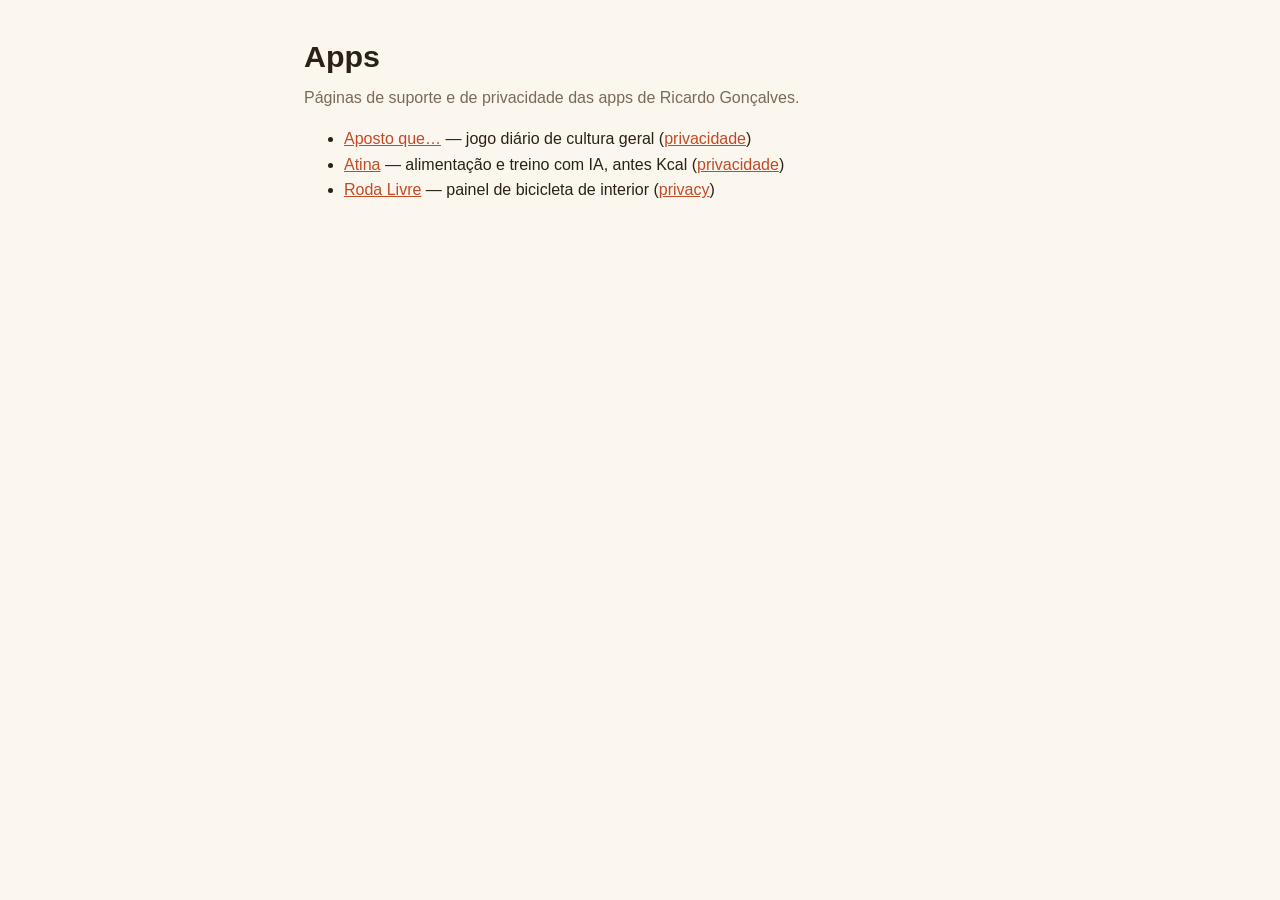
<file: index.html>
<!doctype html>
<html lang="pt-PT">
<head>
<meta charset="utf-8">
<meta name="viewport" content="width=device-width, initial-scale=1">
<title>Apps de Ricardo Gonçalves</title>
<link rel="stylesheet" href="style.css">
</head>
<body>
<main>
  <h1>Apps</h1>
  <p class="muted">Páginas de suporte e de privacidade das apps de Ricardo Gon&ccedil;alves.</p>
  <ul>
    <li><a href="apostoque/">Aposto que…</a> — jogo diário de cultura geral (<a href="apostoque/privacy.html">privacidade</a>)</li>
    <li><a href="atina/">Atina</a> — alimentação e treino com IA, antes Kcal (<a href="atina/privacy.html">privacidade</a>)</li>
    <li><a href="https://etrag.github.io/rodalivre/">Roda Livre</a> — painel de bicicleta de interior (<a href="https://etrag.github.io/rodalivre/privacy.html">privacy</a>)</li>
  </ul>
</main>
</body>
</html>
</file>
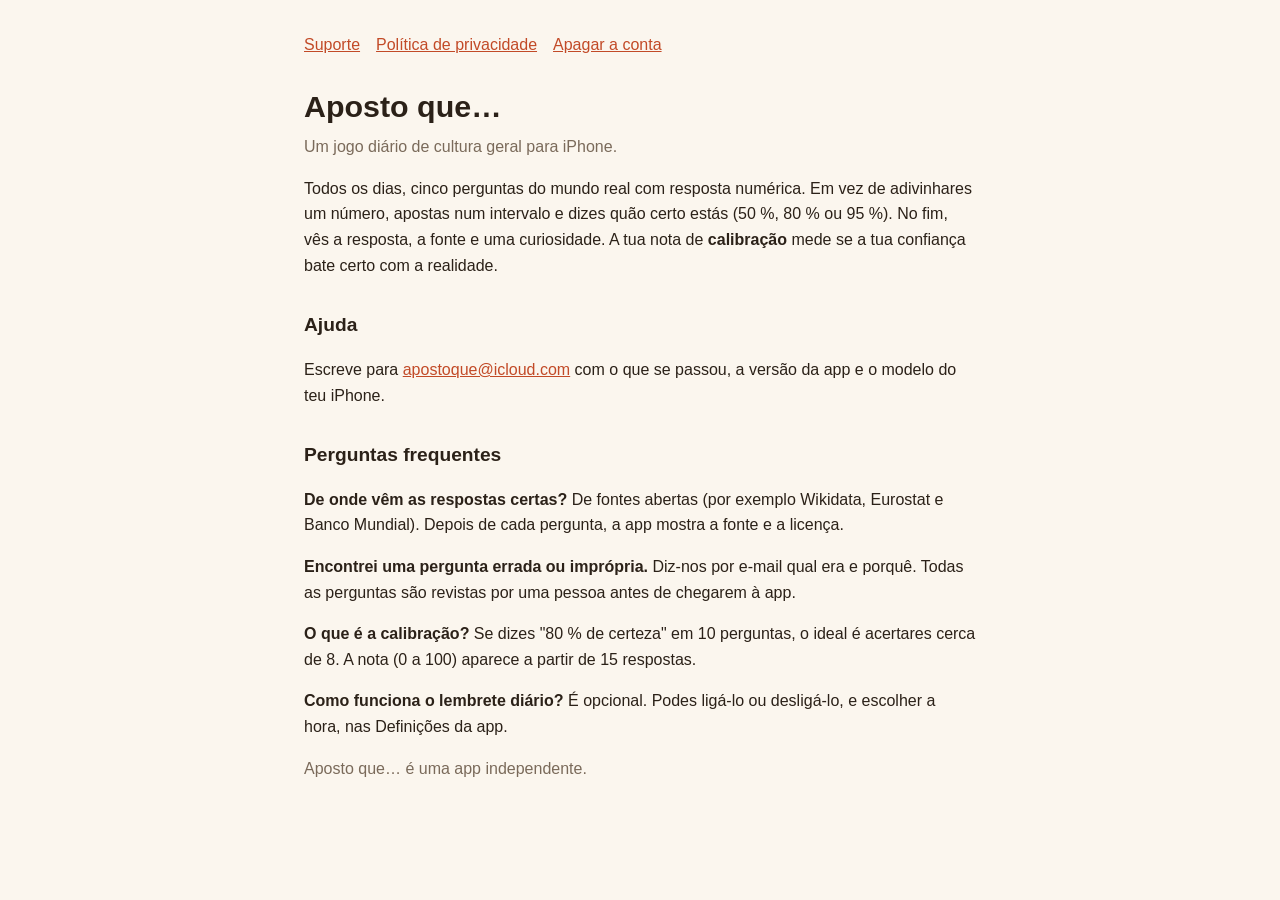
<file: apostoque/index.html>
<!doctype html>
<html lang="pt-PT">
<head>
<meta charset="utf-8">
<meta name="viewport" content="width=device-width, initial-scale=1">
<title>Aposto que… - Suporte</title>
<link rel="stylesheet" href="../style.css">
</head>
<body>
<main>
  <nav><a href="index.html">Suporte</a><a href="privacy.html">Política de privacidade</a><a href="delete-account.html">Apagar a conta</a></nav>
  <h1>Aposto que…</h1>
  <p class="muted">Um jogo diário de cultura geral para iPhone.</p>

  <p>Todos os dias, cinco perguntas do mundo real com resposta numérica. Em vez de adivinhares um número, apostas num
  intervalo e dizes quão certo estás (50 %, 80 % ou 95 %). No fim, vês a resposta, a fonte e uma curiosidade. A tua nota de
  <strong>calibração</strong> mede se a tua confiança bate certo com a realidade.</p>

  <h2>Ajuda</h2>
  <p>Escreve para <a href="mailto:apostoque@icloud.com">apostoque@icloud.com</a> com o que se passou, a versão da app e o modelo do teu iPhone.</p>

  <h2>Perguntas frequentes</h2>
  <p><strong>De onde vêm as respostas certas?</strong> De fontes abertas (por exemplo Wikidata, Eurostat e Banco Mundial). Depois de cada pergunta, a app mostra a fonte e a licença.</p>
  <p><strong>Encontrei uma pergunta errada ou imprópria.</strong> Diz-nos por e-mail qual era e porquê. Todas as perguntas são revistas por uma pessoa antes de chegarem à app.</p>
  <p><strong>O que é a calibração?</strong> Se dizes "80 % de certeza" em 10 perguntas, o ideal é acertares cerca de 8. A nota (0 a 100) aparece a partir de 15 respostas.</p>
  <p><strong>Como funciona o lembrete diário?</strong> É opcional. Podes ligá-lo ou desligá-lo, e escolher a hora, nas Definições da app.</p>

  <p class="muted">Aposto que… é uma app independente.</p>
</main>
</body>
</html>
</file>
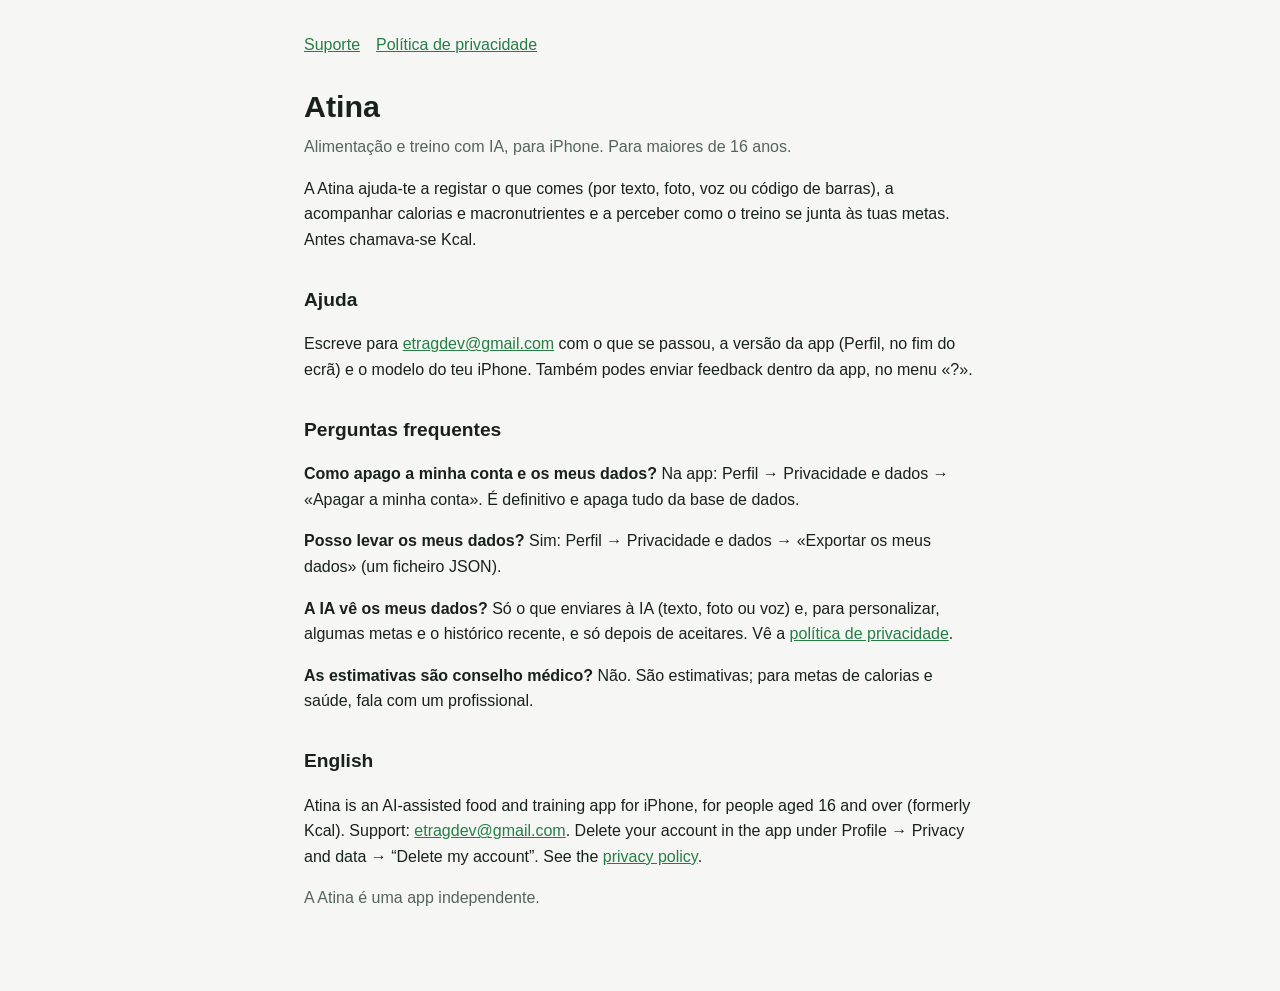
<file: atina/index.html>
<!doctype html>
<html lang="pt-PT">
<head>
<meta charset="utf-8">
<meta name="viewport" content="width=device-width, initial-scale=1">
<title>Atina - Suporte</title>
<link rel="stylesheet" href="style.css">
</head>
<body>
<main>
  <nav><a href="index.html">Suporte</a><a href="privacy.html">Política de privacidade</a></nav>
  <h1>Atina</h1>
  <p class="muted">Alimentação e treino com IA, para iPhone. Para maiores de 16 anos.</p>

  <p>A Atina ajuda-te a registar o que comes (por texto, foto, voz ou código de barras), a acompanhar calorias e
  macronutrientes e a perceber como o treino se junta às tuas metas. Antes chamava-se Kcal.</p>

  <h2>Ajuda</h2>
  <p>Escreve para <a href="mailto:etragdev@gmail.com">etragdev@gmail.com</a> com o que se passou, a versão da app (Perfil, no fim do ecrã) e o modelo do teu iPhone.
  Também podes enviar feedback dentro da app, no menu «?».</p>

  <h2>Perguntas frequentes</h2>
  <p><strong>Como apago a minha conta e os meus dados?</strong> Na app: Perfil → Privacidade e dados → «Apagar a minha conta». É definitivo e apaga tudo da base de dados.</p>
  <p><strong>Posso levar os meus dados?</strong> Sim: Perfil → Privacidade e dados → «Exportar os meus dados» (um ficheiro JSON).</p>
  <p><strong>A IA vê os meus dados?</strong> Só o que enviares à IA (texto, foto ou voz) e, para personalizar, algumas metas e o histórico recente, e só depois de aceitares. Vê a <a href="privacy.html">política de privacidade</a>.</p>
  <p><strong>As estimativas são conselho médico?</strong> Não. São estimativas; para metas de calorias e saúde, fala com um profissional.</p>

  <h2>English</h2>
  <p>Atina is an AI-assisted food and training app for iPhone, for people aged 16 and over (formerly Kcal). Support: <a href="mailto:etragdev@gmail.com">etragdev@gmail.com</a>.
  Delete your account in the app under Profile → Privacy and data → “Delete my account”. See the <a href="privacy.html#english">privacy policy</a>.</p>

  <p class="muted">A Atina é uma app independente.</p>
</main>
</body>
</html>
</file>
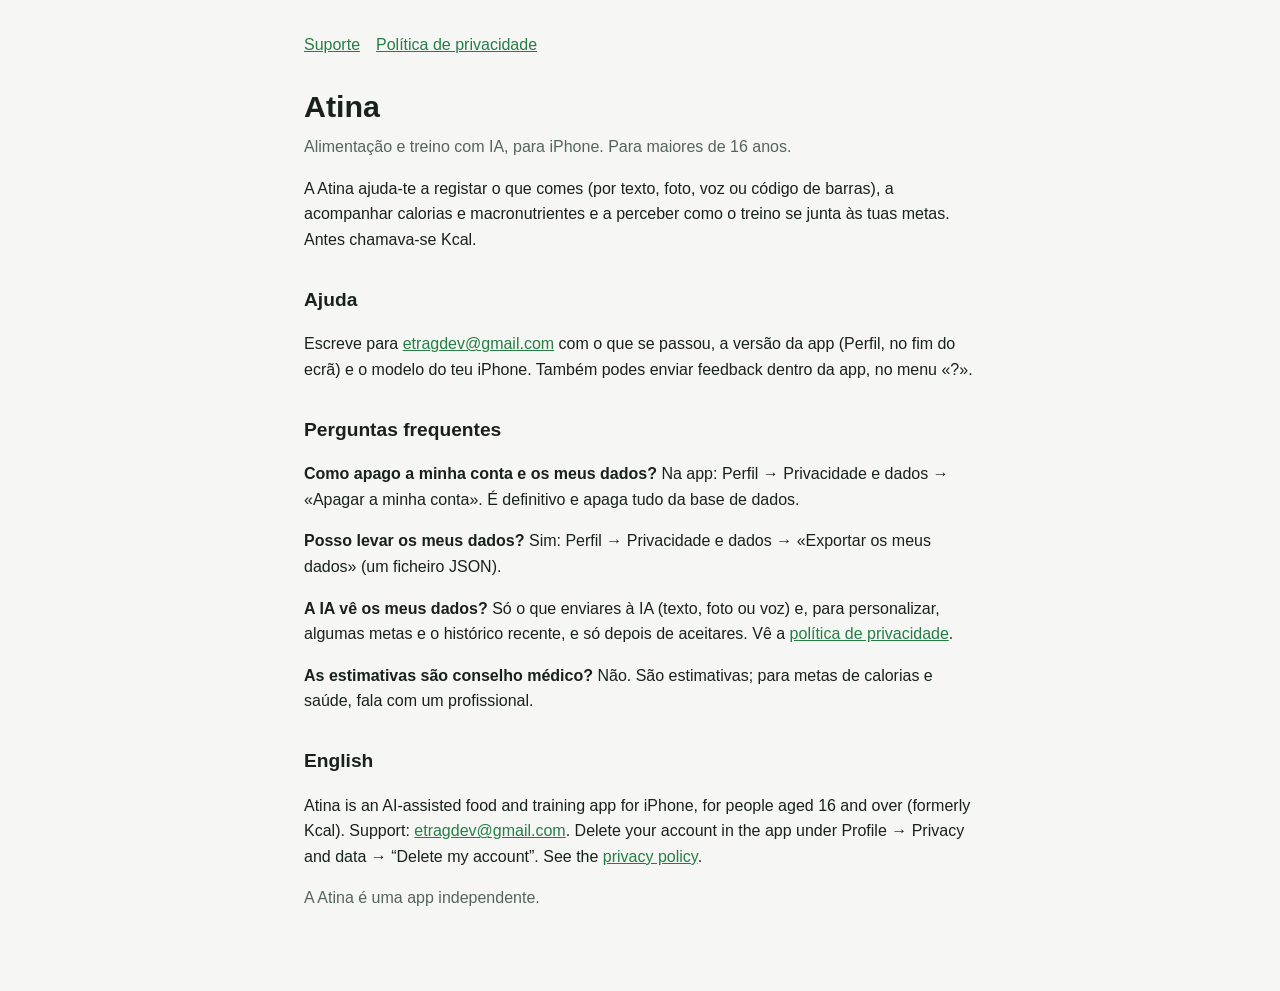
<file: kcal/index.html>
<!doctype html>
<html lang="pt-PT">
<head>
<meta charset="utf-8">
<meta name="viewport" content="width=device-width, initial-scale=1">
<title>A Kcal passou a chamar-se Atina</title>
<link rel="canonical" href="https://etrag.github.io/store/atina/index.html">
<meta http-equiv="refresh" content="0; url=../atina/index.html">
<script>location.replace("../atina/index.html" + location.hash)</script>
<link rel="stylesheet" href="style.css">
</head>
<body>
<main>
  <p>A Kcal passou a chamar-se <strong>Atina</strong>. <a href="../atina/index.html">Continuar para a página da Atina</a>.</p>
  <p lang="en">Kcal is now called <strong>Atina</strong>. <a href="../atina/index.html">Continue to the Atina page</a>.</p>
</main>
</body>
</html>
</file>
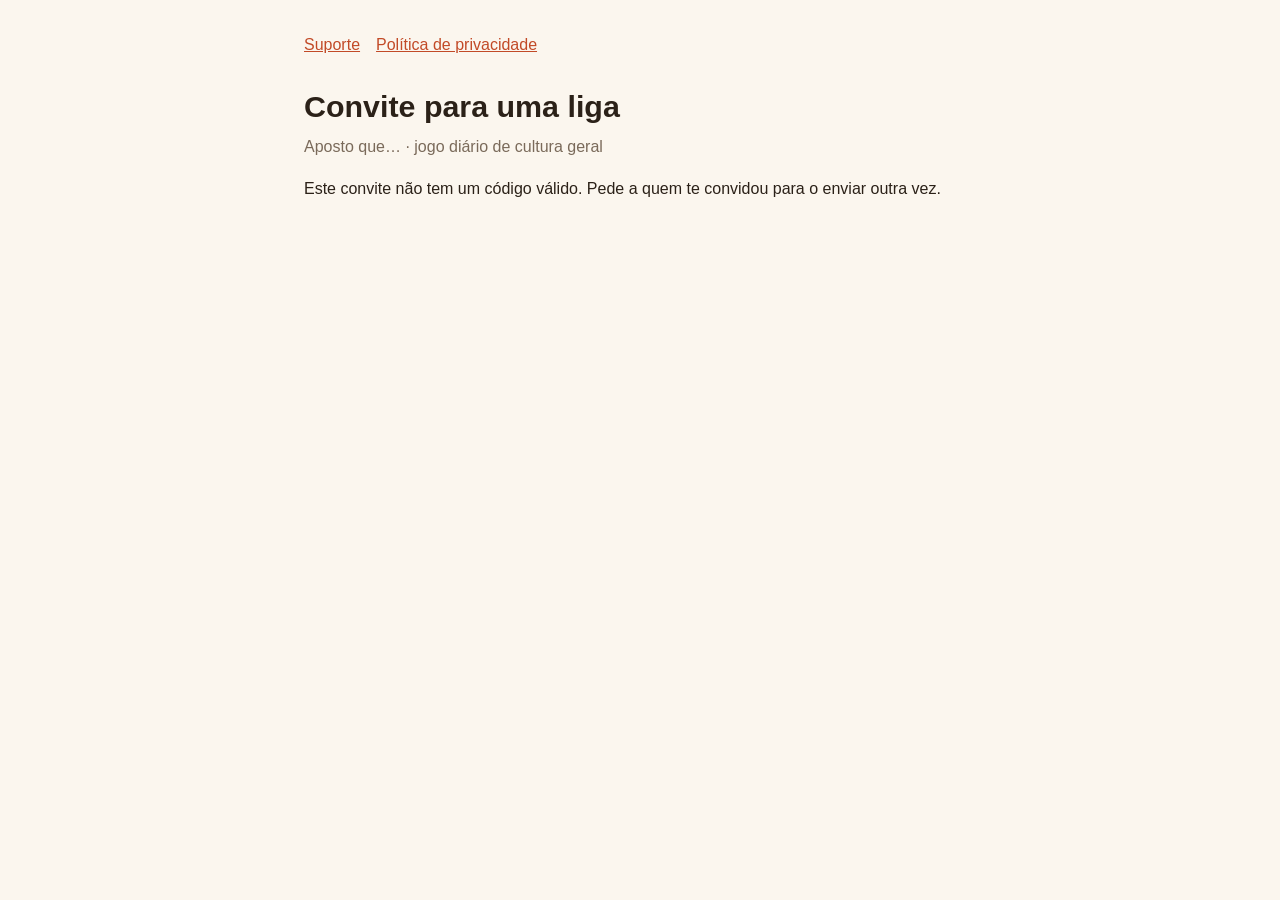
<file: apostoque/join/index.html>
<!doctype html>
<html lang="pt-PT">
<head>
<meta charset="utf-8">
<meta name="viewport" content="width=device-width, initial-scale=1">
<title>Convite para uma liga - Aposto que…</title>
<link rel="stylesheet" href="../../style.css">
<style>
  .code { font: 700 2.4rem/1.2 ui-monospace, Menlo, monospace; letter-spacing: .15em; margin: 1rem 0; }
  .btn { display: inline-block; padding: .8rem 1.4rem; border-radius: 14px; background: var(--accent); color: #fff; text-decoration: none; font-weight: 700; border: 0; font-size: 1rem; cursor: pointer; }
  .btn.alt { background: transparent; color: var(--accent); border: 1.5px solid var(--accent); margin-left: .5rem; }
</style>
</head>
<body>
<main>
  <nav><a href="../">Suporte</a><a href="../privacy.html">Política de privacidade</a></nav>
  <h1>Convite para uma liga</h1>
  <p class="muted">Aposto que… · jogo diário de cultura geral</p>

  <div id="ok" hidden>
    <p>Alguém convidou-te para uma liga. O teu código é:</p>
    <div class="code" id="code"></div>
    <p><a class="btn" id="open" href="#">Abrir na app</a><button class="btn alt" id="copy" type="button">Copiar código</button></p>
    <p class="muted" id="copied" hidden>Código copiado.</p>
    <h2>Se o botão não abrir a app</h2>
    <p>Abre o <strong>Aposto que…</strong>, vai a <strong>Ligas</strong>, escreve o código em <strong>Entrar com um código</strong> e toca em <strong>Entrar</strong>. Precisas de confirmar que tens 13 anos ou mais.</p>
    <p class="muted">Ainda não tens a app? Está em teste fechado; pede o acesso a quem te convidou.</p>
  </div>

  <div id="bad" hidden>
    <p>Este convite não tem um código válido. Pede a quem te convidou para o enviar outra vez.</p>
  </div>
</main>
<script>
  // O código vem em ?c=K7QF29XX: 8 letras e números sem ambiguidades (sem 0, 1, I, L, O). Nada sai desta página.
  var raw = (new URLSearchParams(location.search).get('c') || '').toUpperCase().replace(/[^A-Z0-9]/g, '');
  var valid = /^[ABCDEFGHJKMNPQRSTUVWXYZ2-9]{8}$/.test(raw);
  document.getElementById(valid ? 'ok' : 'bad').hidden = false;
  if (valid) {
    var pretty = raw.slice(0, 4) + '-' + raw.slice(4);
    document.getElementById('code').textContent = pretty;
    document.getElementById('open').href = 'apostoque://join/' + raw;
    document.getElementById('copy').addEventListener('click', function () {
      var done = function () { document.getElementById('copied').hidden = false; };
      if (navigator.clipboard) navigator.clipboard.writeText(pretty).then(done, done); else done();
    });
  }
</script>
</body>
</html>
</file>
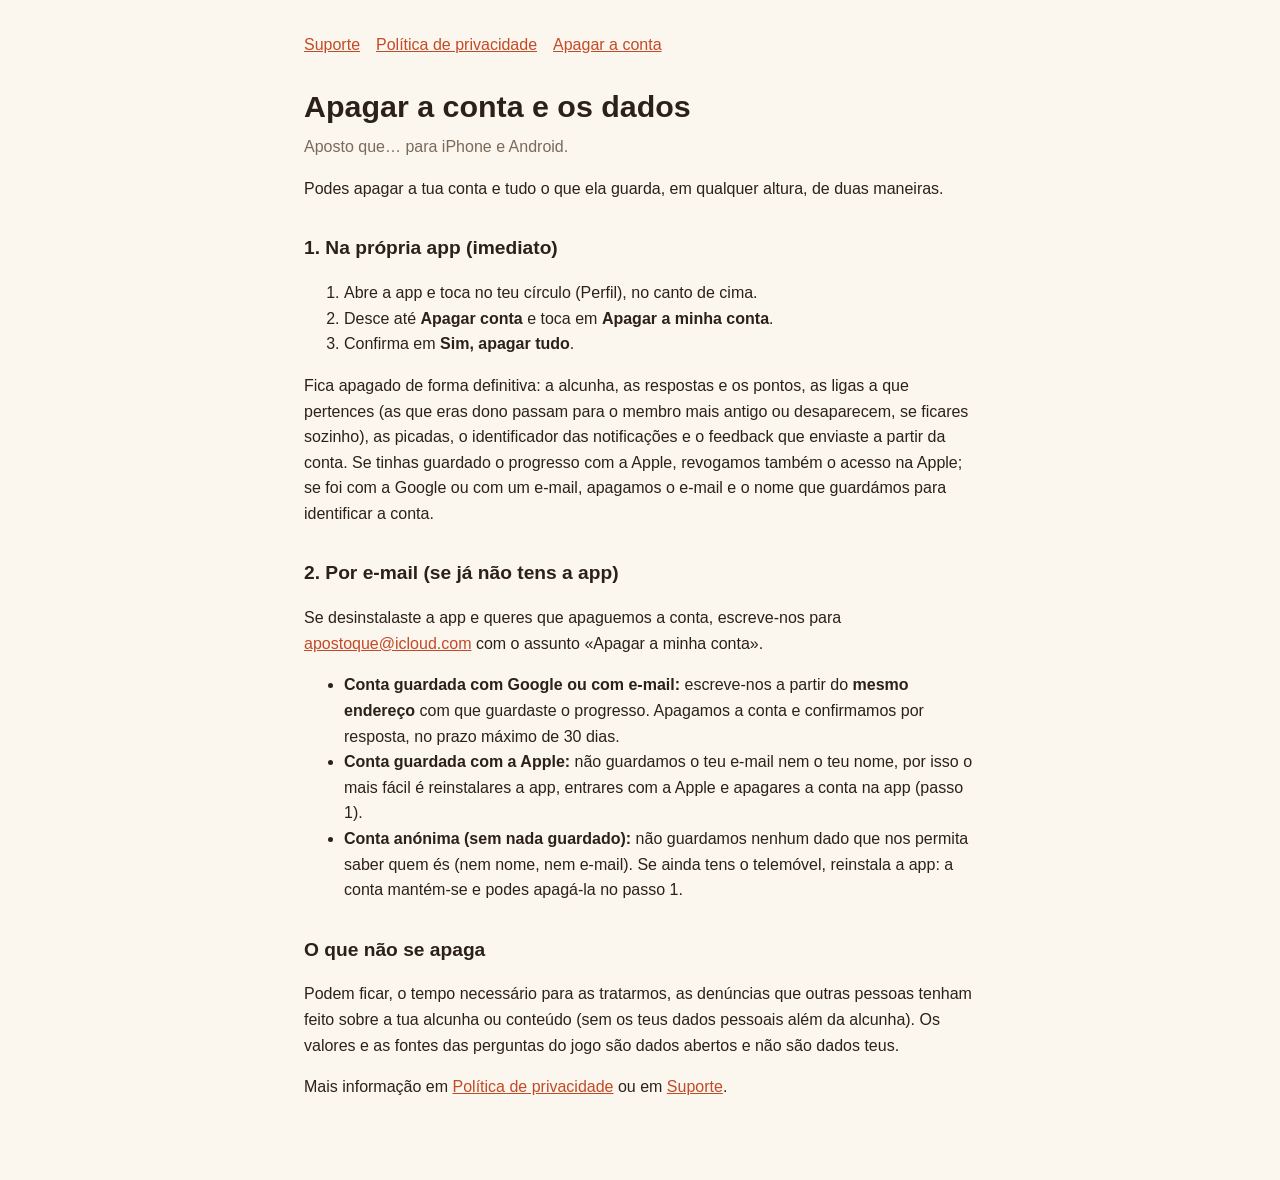
<file: apostoque/delete-account.html>
<!doctype html>
<html lang="pt-PT">
<head>
<meta charset="utf-8">
<meta name="viewport" content="width=device-width, initial-scale=1">
<title>Aposto que… - Apagar a conta</title>
<link rel="stylesheet" href="../style.css">
</head>
<body>
<main>
  <nav><a href="index.html">Suporte</a><a href="privacy.html">Política de privacidade</a><a href="delete-account.html">Apagar a conta</a></nav>
  <h1>Apagar a conta e os dados</h1>
  <p class="muted">Aposto que… para iPhone e Android.</p>

  <p>Podes apagar a tua conta e tudo o que ela guarda, em qualquer altura, de duas maneiras.</p>

  <h2>1. Na própria app (imediato)</h2>
  <ol>
    <li>Abre a app e toca no teu círculo (Perfil), no canto de cima.</li>
    <li>Desce até <strong>Apagar conta</strong> e toca em <strong>Apagar a minha conta</strong>.</li>
    <li>Confirma em <strong>Sim, apagar tudo</strong>.</li>
  </ol>
  <p>Fica apagado de forma definitiva: a alcunha, as respostas e os pontos, as ligas a que pertences (as que eras dono passam para o membro mais antigo ou desaparecem, se ficares sozinho),
  as picadas, o identificador das notificações e o feedback que enviaste a partir da conta. Se tinhas guardado o progresso com a Apple, revogamos também o acesso na Apple; se foi com a Google ou
  com um e-mail, apagamos o e-mail e o nome que guardámos para identificar a conta.</p>

  <h2>2. Por e-mail (se já não tens a app)</h2>
  <p>Se desinstalaste a app e queres que apaguemos a conta, escreve-nos para <a href="mailto:apostoque@icloud.com">apostoque@icloud.com</a> com o assunto «Apagar a minha conta».</p>
  <ul>
    <li><strong>Conta guardada com Google ou com e-mail:</strong> escreve-nos a partir do <strong>mesmo endereço</strong> com que guardaste o progresso. Apagamos a conta e confirmamos por resposta, no prazo máximo de 30 dias.</li>
    <li><strong>Conta guardada com a Apple:</strong> não guardamos o teu e-mail nem o teu nome, por isso o mais fácil é reinstalares a app, entrares com a Apple e apagares a conta na app (passo 1).</li>
    <li><strong>Conta anónima (sem nada guardado):</strong> não guardamos nenhum dado que nos permita saber quem és (nem nome, nem e-mail). Se ainda tens o telemóvel, reinstala a app: a conta mantém-se e podes apagá-la no passo 1.</li>
  </ul>

  <h2>O que não se apaga</h2>
  <p>Podem ficar, o tempo necessário para as tratarmos, as denúncias que outras pessoas tenham feito sobre a tua alcunha ou conteúdo (sem os teus dados pessoais além da alcunha). Os valores e as fontes
  das perguntas do jogo são dados abertos e não são dados teus.</p>

  <p>Mais informação em <a href="privacy.html">Política de privacidade</a> ou em <a href="index.html">Suporte</a>.</p>
</main>
</body>
</html>
</file>
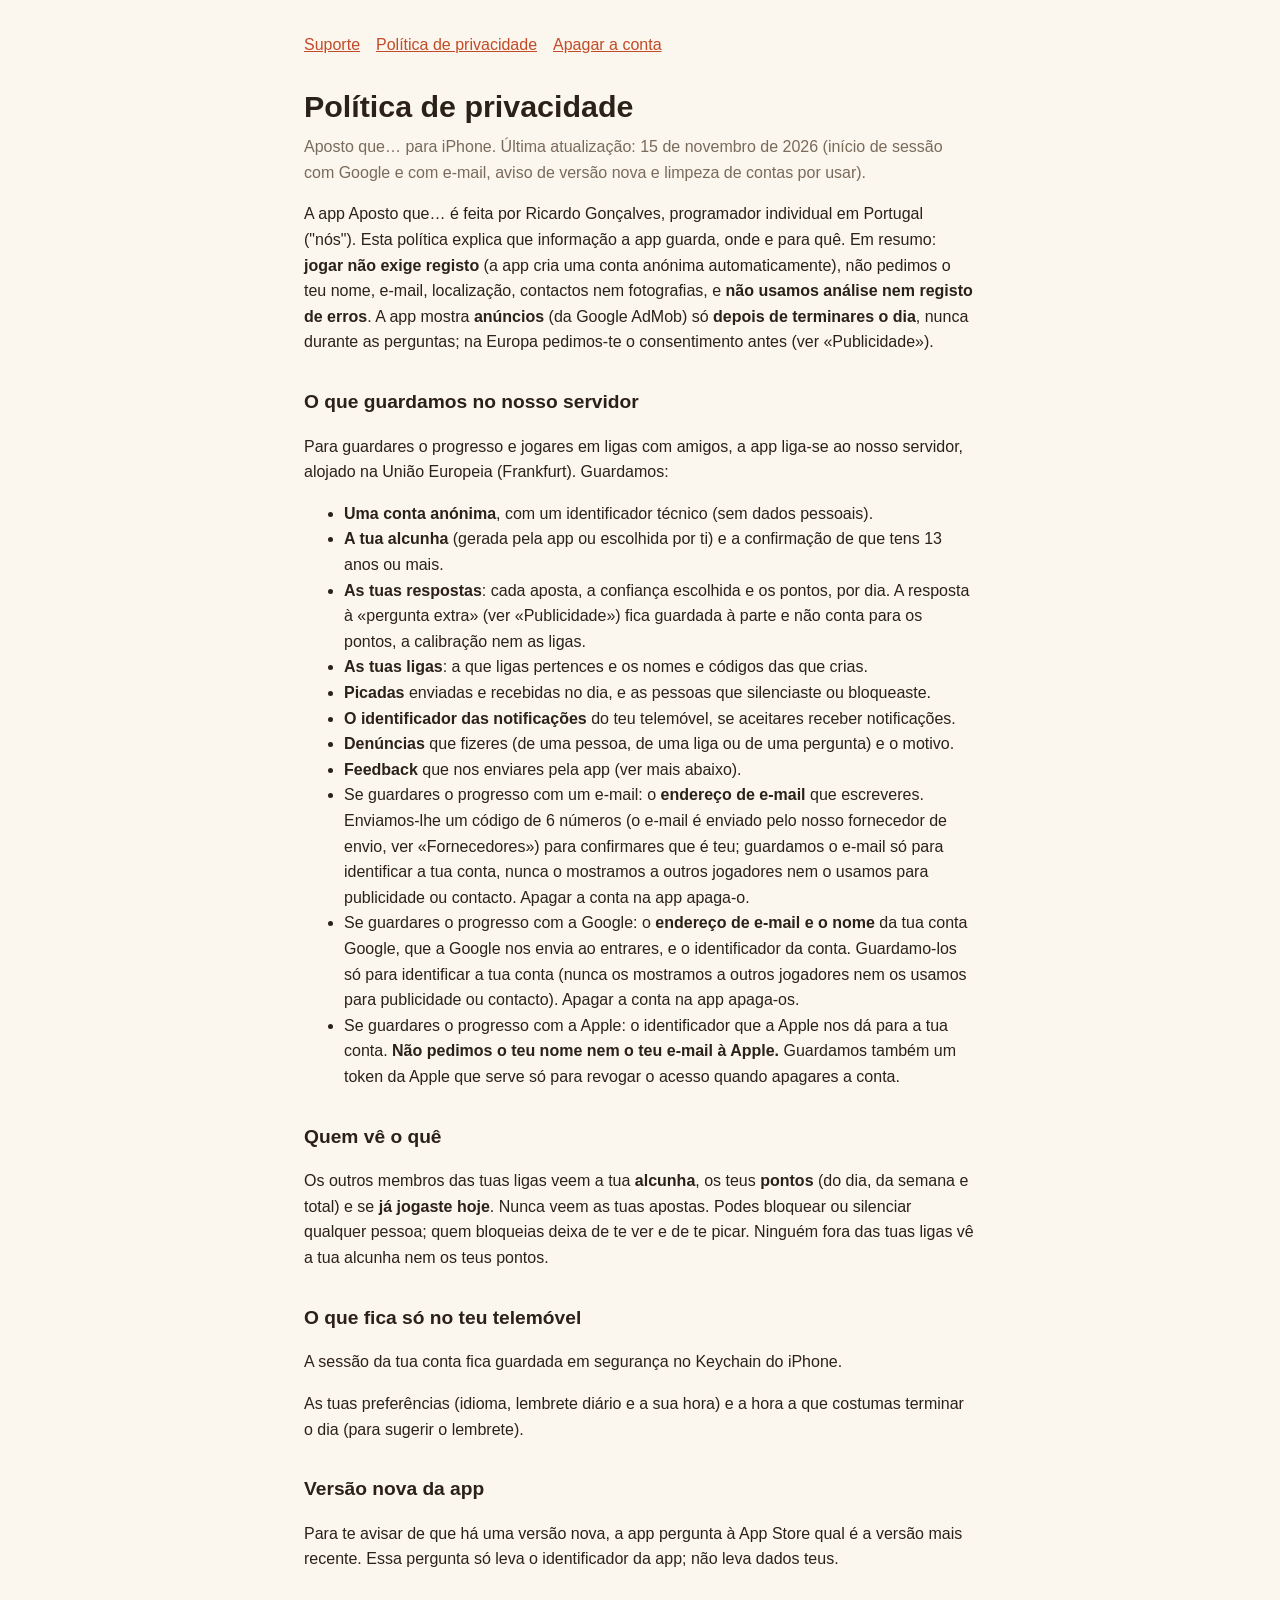
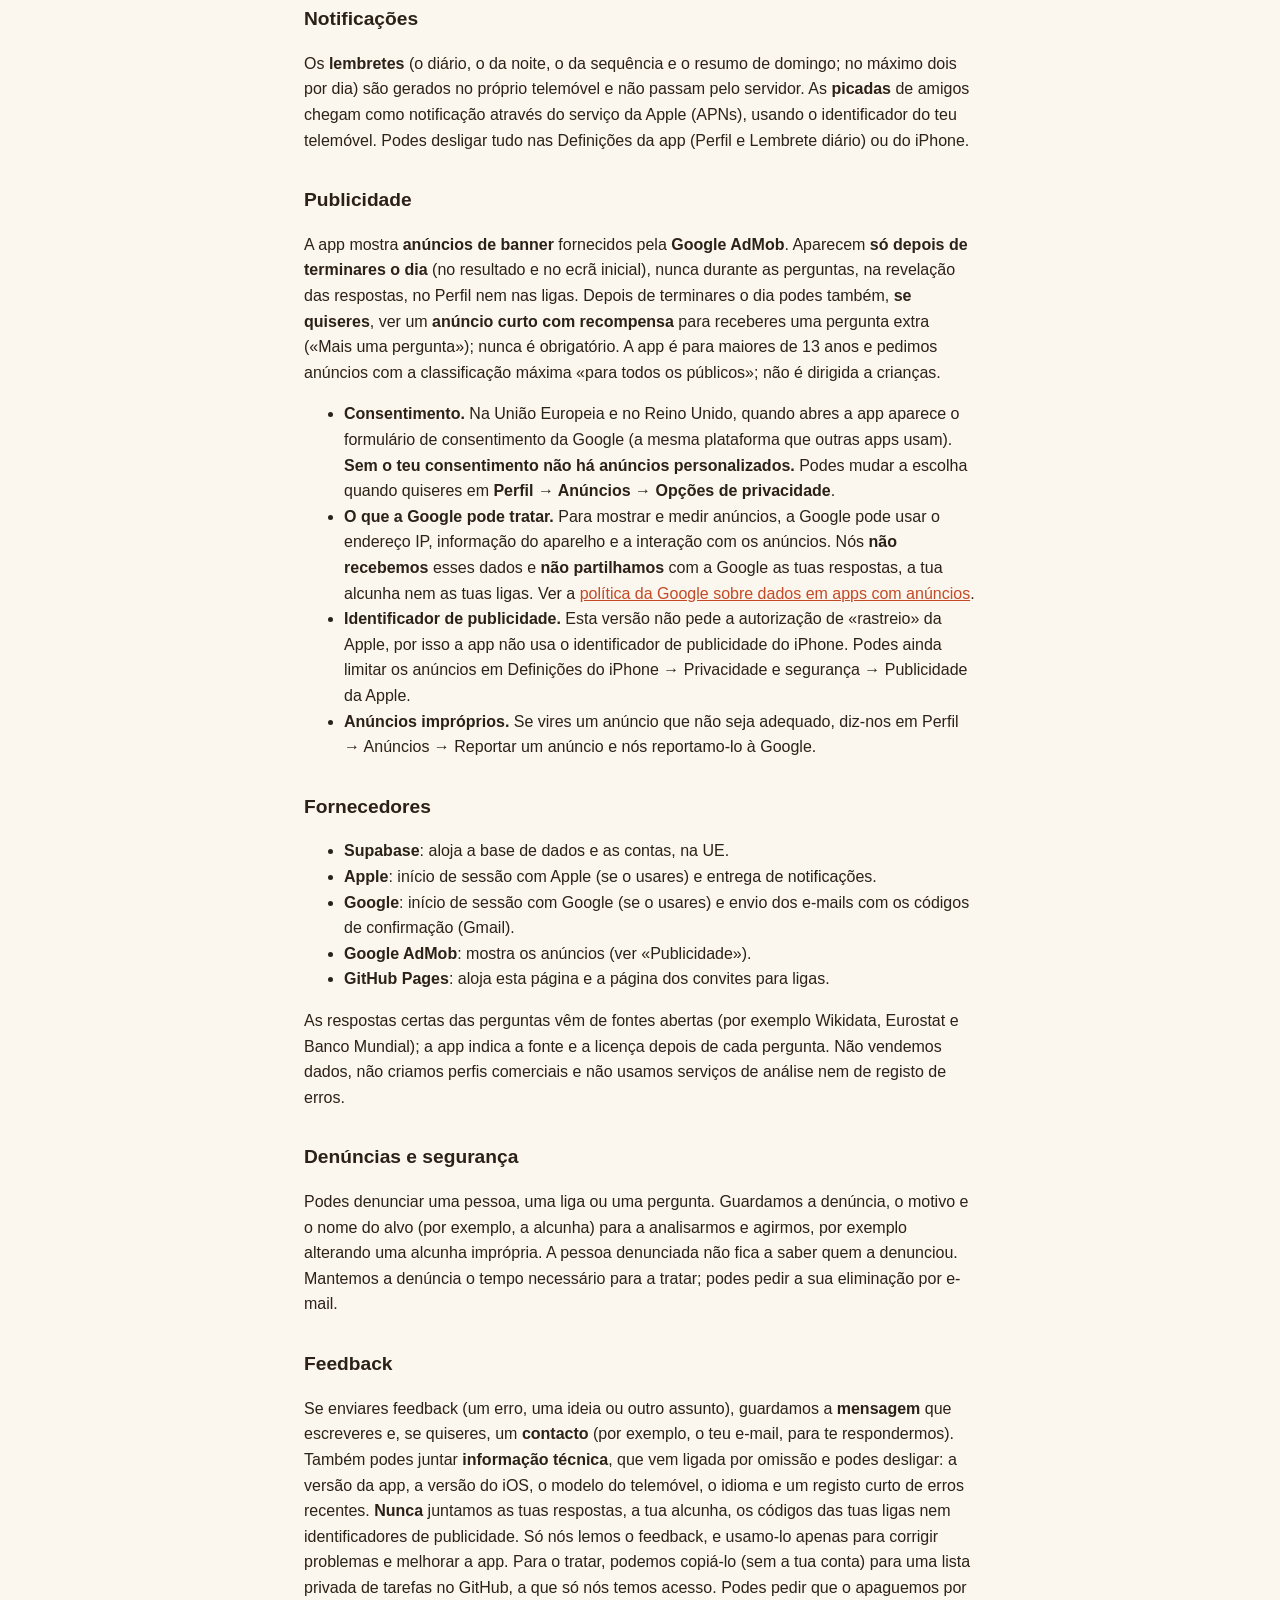
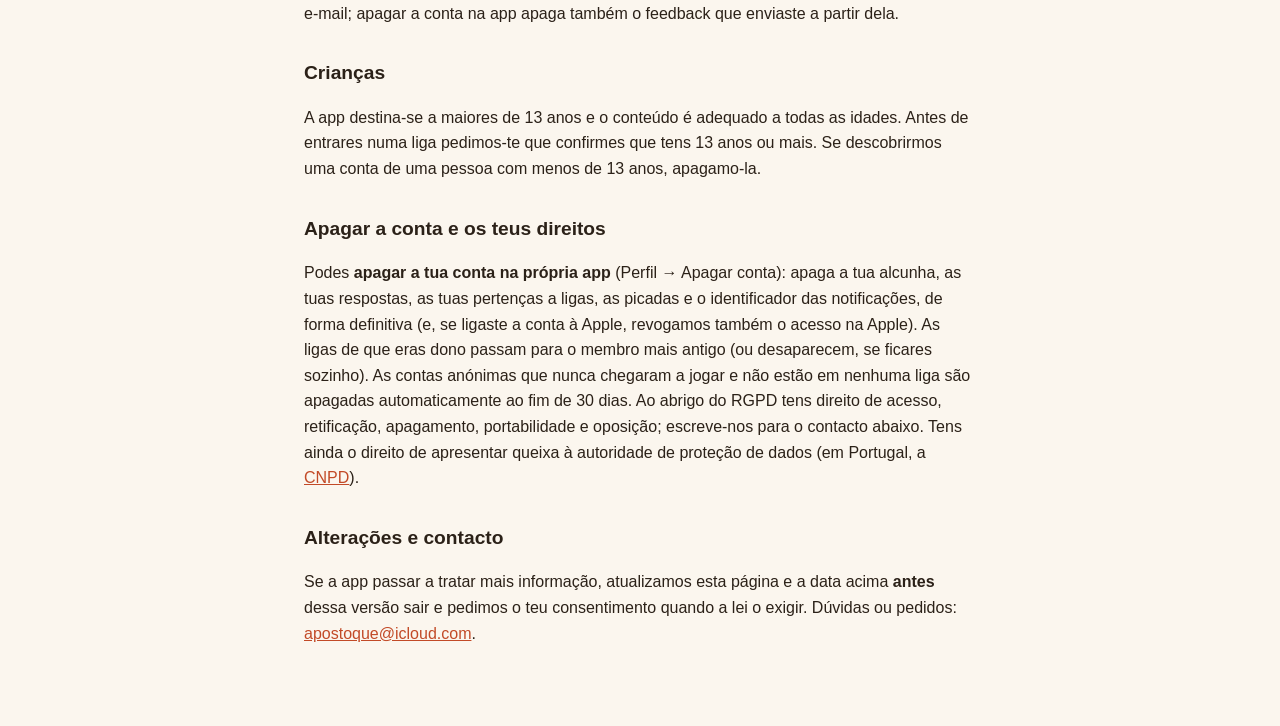
<file: apostoque/privacy.html>
<!doctype html>
<html lang="pt-PT">
<head>
<meta charset="utf-8">
<meta name="viewport" content="width=device-width, initial-scale=1">
<title>Aposto que… - Política de privacidade</title>
<link rel="stylesheet" href="../style.css">
</head>
<body>
<main>
  <nav><a href="index.html">Suporte</a><a href="privacy.html">Política de privacidade</a><a href="delete-account.html">Apagar a conta</a></nav>
  <h1>Política de privacidade</h1>
  <p class="muted">Aposto que… para iPhone. Última atualização: 15 de novembro de 2026 (início de sessão com Google e com e-mail, aviso de versão nova e limpeza de contas por usar).</p>

  <p>A app Aposto que… é feita por Ricardo Gon&ccedil;alves, programador individual em Portugal ("nós"). Esta política explica
  que informação a app guarda, onde e para quê. Em resumo: <strong>jogar não exige registo</strong> (a app cria uma conta anónima
  automaticamente), não pedimos o teu nome, e-mail, localização, contactos nem fotografias, e <strong>não usamos análise nem registo de erros</strong>.
  A app mostra <strong>anúncios</strong> (da Google AdMob) só <strong>depois de terminares o dia</strong>, nunca durante as perguntas;
  na Europa pedimos-te o consentimento antes (ver «Publicidade»).</p>

  <h2>O que guardamos no nosso servidor</h2>
  <p>Para guardares o progresso e jogares em ligas com amigos, a app liga-se ao nosso servidor, alojado na União Europeia (Frankfurt).
  Guardamos:</p>
  <ul>
    <li><strong>Uma conta anónima</strong>, com um identificador técnico (sem dados pessoais).</li>
    <li><strong>A tua alcunha</strong> (gerada pela app ou escolhida por ti) e a confirmação de que tens 13 anos ou mais.</li>
    <li><strong>As tuas respostas</strong>: cada aposta, a confiança escolhida e os pontos, por dia. A resposta à «pergunta extra» (ver «Publicidade») fica guardada à parte e não conta para os pontos, a calibração nem as ligas.</li>
    <li><strong>As tuas ligas</strong>: a que ligas pertences e os nomes e códigos das que crias.</li>
    <li><strong>Picadas</strong> enviadas e recebidas no dia, e as pessoas que silenciaste ou bloqueaste.</li>
    <li><strong>O identificador das notificações</strong> do teu telemóvel, se aceitares receber notificações.</li>
    <li><strong>Denúncias</strong> que fizeres (de uma pessoa, de uma liga ou de uma pergunta) e o motivo.</li>
    <li><strong>Feedback</strong> que nos enviares pela app (ver mais abaixo).</li>
    <li>Se guardares o progresso com um e-mail: o <strong>endereço de e-mail</strong> que escreveres. Enviamos-lhe um código de 6 números (o e-mail é enviado pelo nosso fornecedor de envio, ver «Fornecedores») para confirmares que é teu; guardamos o e-mail só para identificar a tua conta, nunca o mostramos a outros jogadores nem o usamos para publicidade ou contacto. Apagar a conta na app apaga-o.</li>
    <li>Se guardares o progresso com a Google: o <strong>endereço de e-mail e o nome</strong> da tua conta Google, que a Google nos envia ao entrares, e o identificador da conta. Guardamo-los só para identificar a tua conta (nunca os mostramos a outros jogadores nem os usamos para publicidade ou contacto). Apagar a conta na app apaga-os.</li>
    <li>Se guardares o progresso com a Apple: o identificador que a Apple nos dá para a tua conta. <strong>Não pedimos o teu nome nem o teu e-mail à Apple.</strong> Guardamos também um token da Apple que serve só para revogar o acesso quando apagares a conta.</li>
  </ul>

  <h2>Quem vê o quê</h2>
  <p>Os outros membros das tuas ligas veem a tua <strong>alcunha</strong>, os teus <strong>pontos</strong> (do dia, da semana e total) e se
  <strong>já jogaste hoje</strong>. Nunca veem as tuas apostas. Podes bloquear ou silenciar qualquer pessoa; quem bloqueias deixa de te ver e de te picar.
  Ninguém fora das tuas ligas vê a tua alcunha nem os teus pontos.</p>

  <h2>O que fica só no teu telemóvel</h2>
  <p>A sessão da tua conta fica guardada em segurança no Keychain do iPhone.</p>
  <p>As tuas preferências (idioma, lembrete diário e a sua hora) e a hora a que costumas terminar o dia (para sugerir o lembrete).</p>

  <h2>Versão nova da app</h2>
  <p>Para te avisar de que há uma versão nova, a app pergunta à App Store qual é a versão mais recente. Essa pergunta só leva o identificador da app; não leva dados teus.</p>

  <h2>Notificações</h2>
  <p>Os <strong>lembretes</strong> (o diário, o da noite, o da sequência e o resumo de domingo; no máximo dois por dia) são gerados no próprio telemóvel e não passam pelo servidor. As <strong>picadas</strong> de amigos chegam como
  notificação através do serviço da Apple (APNs), usando o identificador do teu telemóvel. Podes desligar tudo nas Definições da app (Perfil e Lembrete diário) ou
  do iPhone.</p>

  <h2>Publicidade</h2>
  <p>A app mostra <strong>anúncios de banner</strong> fornecidos pela <strong>Google AdMob</strong>. Aparecem <strong>só depois de terminares o dia</strong>
  (no resultado e no ecrã inicial), nunca durante as perguntas, na revelação das respostas, no Perfil nem nas ligas. Depois de terminares o dia
  podes também, <strong>se quiseres</strong>, ver um <strong>anúncio curto com recompensa</strong> para receberes uma pergunta extra («Mais uma pergunta»); nunca é obrigatório.
  A app é para maiores de 13 anos e pedimos anúncios com a classificação máxima «para todos os públicos»; não é dirigida a crianças.</p>
  <ul>
    <li><strong>Consentimento.</strong> Na União Europeia e no Reino Unido, quando abres a app aparece o formulário de consentimento da Google (a mesma
      plataforma que outras apps usam). <strong>Sem o teu consentimento não há anúncios personalizados.</strong> Podes mudar a escolha quando quiseres em
      <strong>Perfil &rarr; Anúncios &rarr; Opções de privacidade</strong>.</li>
    <li><strong>O que a Google pode tratar.</strong> Para mostrar e medir anúncios, a Google pode usar o endereço IP, informação do aparelho e a interação
      com os anúncios. Nós <strong>não recebemos</strong> esses dados e <strong>não partilhamos</strong> com a Google as tuas respostas, a tua alcunha nem as tuas
      ligas. Ver a <a href="https://policies.google.com/technologies/partner-sites">política da Google sobre dados em apps com anúncios</a>.</li>
    <li><strong>Identificador de publicidade.</strong> Esta versão não pede a autorização de «rastreio» da Apple, por isso a app não usa o identificador de
      publicidade do iPhone. Podes ainda limitar os anúncios em Definições do iPhone &rarr; Privacidade e segurança &rarr; Publicidade da Apple.</li>
    <li><strong>Anúncios impróprios.</strong> Se vires um anúncio que não seja adequado, diz-nos em Perfil &rarr; Anúncios &rarr; Reportar um anúncio e nós reportamo-lo à Google.</li>
  </ul>

  <h2>Fornecedores</h2>
  <ul>
    <li><strong>Supabase</strong>: aloja a base de dados e as contas, na UE.</li>
    <li><strong>Apple</strong>: início de sessão com Apple (se o usares) e entrega de notificações.</li>
    <li><strong>Google</strong>: início de sessão com Google (se o usares) e envio dos e-mails com os códigos de confirmação (Gmail).</li>
    <li><strong>Google AdMob</strong>: mostra os anúncios (ver «Publicidade»).</li>
    <li><strong>GitHub Pages</strong>: aloja esta página e a página dos convites para ligas.</li>
  </ul>
  <p>As respostas certas das perguntas vêm de fontes abertas (por exemplo Wikidata, Eurostat e Banco Mundial); a app indica a fonte e a licença depois de cada pergunta.
  Não vendemos dados, não criamos perfis comerciais e não usamos serviços de análise nem de registo de erros.</p>

  <h2>Denúncias e segurança</h2>
  <p>Podes denunciar uma pessoa, uma liga ou uma pergunta. Guardamos a denúncia, o motivo e o nome do alvo (por exemplo, a alcunha) para a analisarmos e agirmos, por exemplo
  alterando uma alcunha imprópria. A pessoa denunciada não fica a saber quem a denunciou. Mantemos a denúncia o tempo necessário para a tratar; podes pedir a sua eliminação por e-mail.</p>

  <h2>Feedback</h2>
  <p>Se enviares feedback (um erro, uma ideia ou outro assunto), guardamos a <strong>mensagem</strong> que escreveres e, se quiseres, um <strong>contacto</strong> (por exemplo,
  o teu e-mail, para te respondermos). Também podes juntar <strong>informação técnica</strong>, que vem ligada por omissão e podes desligar: a versão da app, a versão do iOS, o
  modelo do telemóvel, o idioma e um registo curto de erros recentes. <strong>Nunca</strong> juntamos as tuas respostas, a tua alcunha, os códigos das tuas ligas nem identificadores
  de publicidade. Só nós lemos o feedback, e usamo-lo apenas para corrigir problemas e melhorar a app. Para o tratar, podemos copiá-lo (sem a tua conta) para uma lista privada de tarefas no
  GitHub, a que só nós temos acesso. Podes pedir que o apaguemos por e-mail; apagar a conta na app apaga também o feedback que enviaste a partir dela.</p>

  <h2>Crian&ccedil;as</h2>
  <p>A app destina-se a maiores de 13 anos e o conteúdo é adequado a todas as idades. Antes de entrares numa liga pedimos-te que confirmes que tens 13 anos ou mais.
  Se descobrirmos uma conta de uma pessoa com menos de 13 anos, apagamo-la.</p>

  <h2>Apagar a conta e os teus direitos</h2>
  <p>Podes <strong>apagar a tua conta na própria app</strong> (Perfil &rarr; Apagar conta): apaga a tua alcunha, as tuas respostas, as tuas pertenças a ligas, as
  picadas e o identificador das notificações, de forma definitiva (e, se ligaste a conta à Apple, revogamos também o acesso na Apple). As ligas de que eras dono passam para o membro mais antigo (ou desaparecem, se ficares sozinho). As contas anónimas que nunca chegaram a jogar e não estão em nenhuma liga são apagadas automaticamente ao fim de 30 dias.
  Ao abrigo do RGPD tens direito de acesso, retificação, apagamento, portabilidade e oposição; escreve-nos para o contacto abaixo. Tens ainda o direito de apresentar queixa à
  autoridade de proteção de dados (em Portugal, a <a href="https://www.cnpd.pt">CNPD</a>).</p>

  <h2>Altera&ccedil;&otilde;es e contacto</h2>
  <p>Se a app passar a tratar mais informação, atualizamos esta página e a data acima <strong>antes</strong> dessa
  versão sair e pedimos o teu consentimento quando a lei o exigir. Dúvidas ou pedidos: <a href="mailto:apostoque@icloud.com">apostoque@icloud.com</a>.</p>
</main>
</body>
</html>
</file>
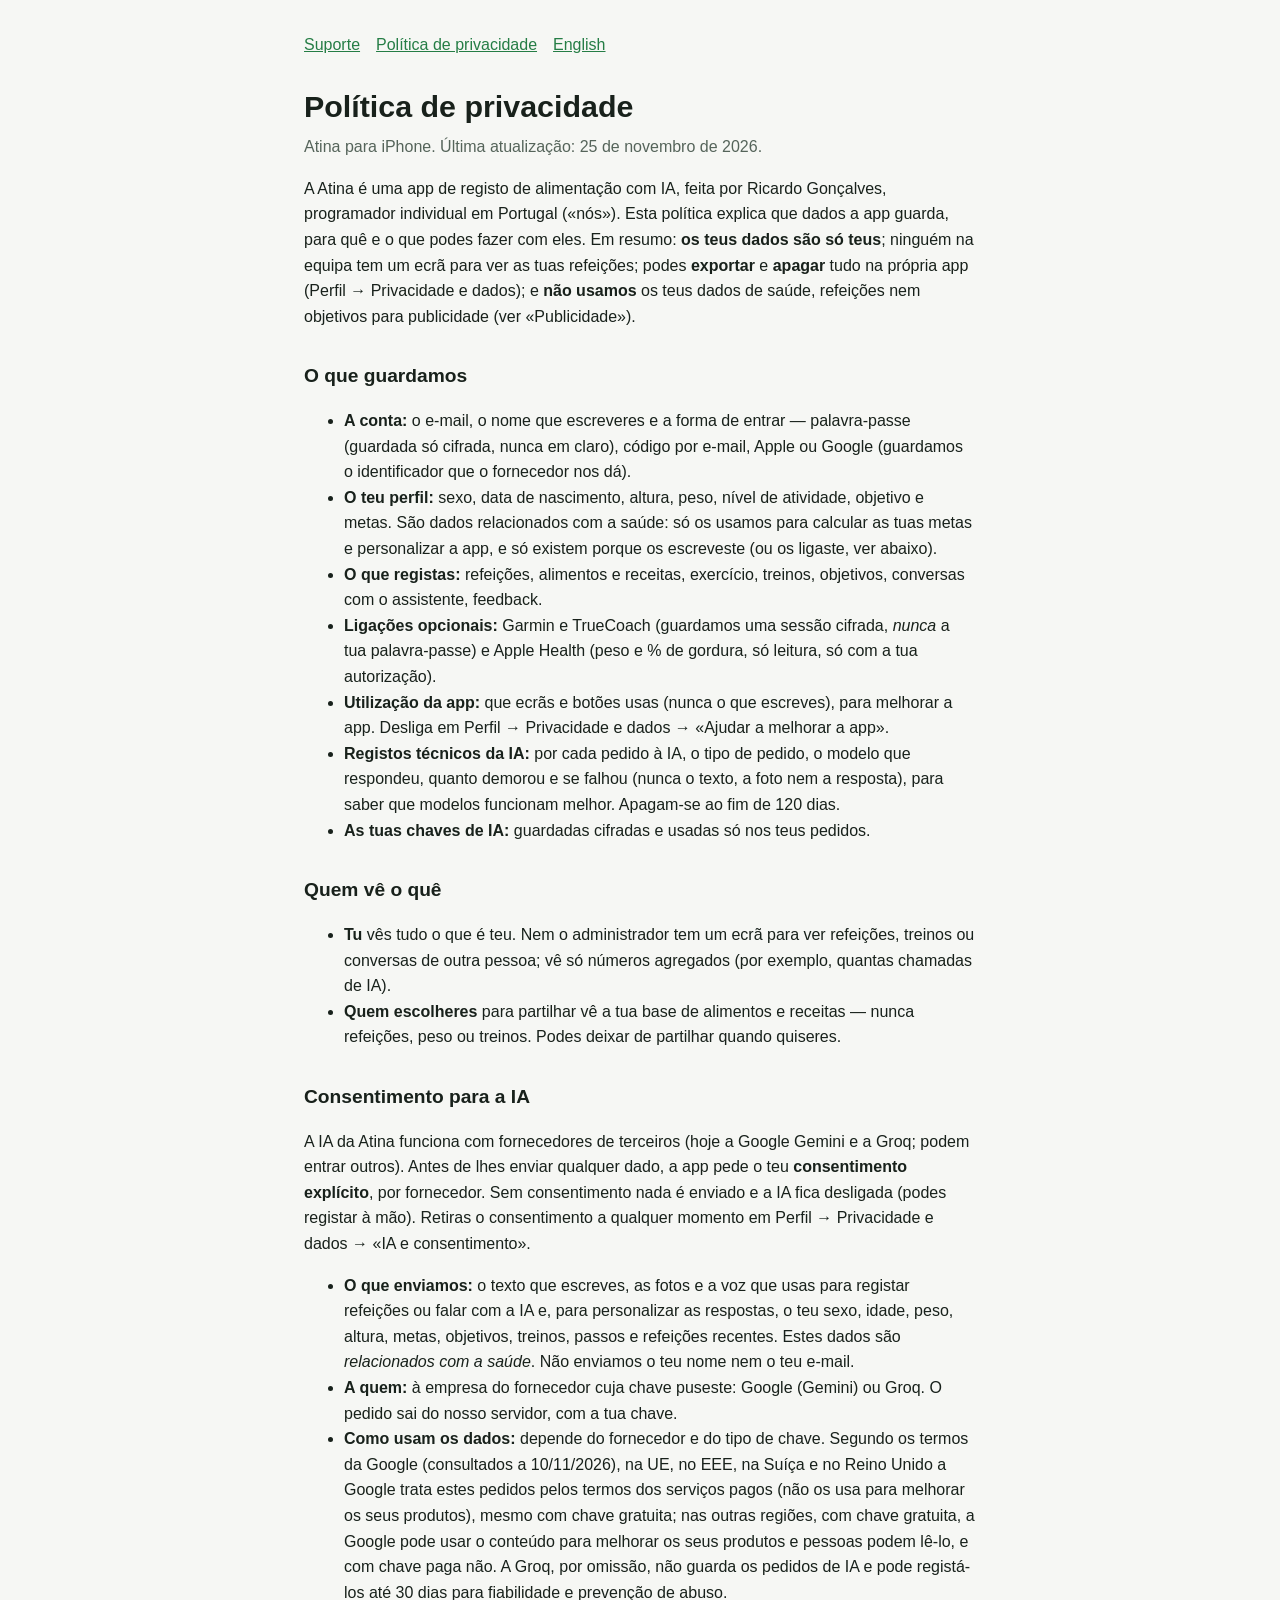
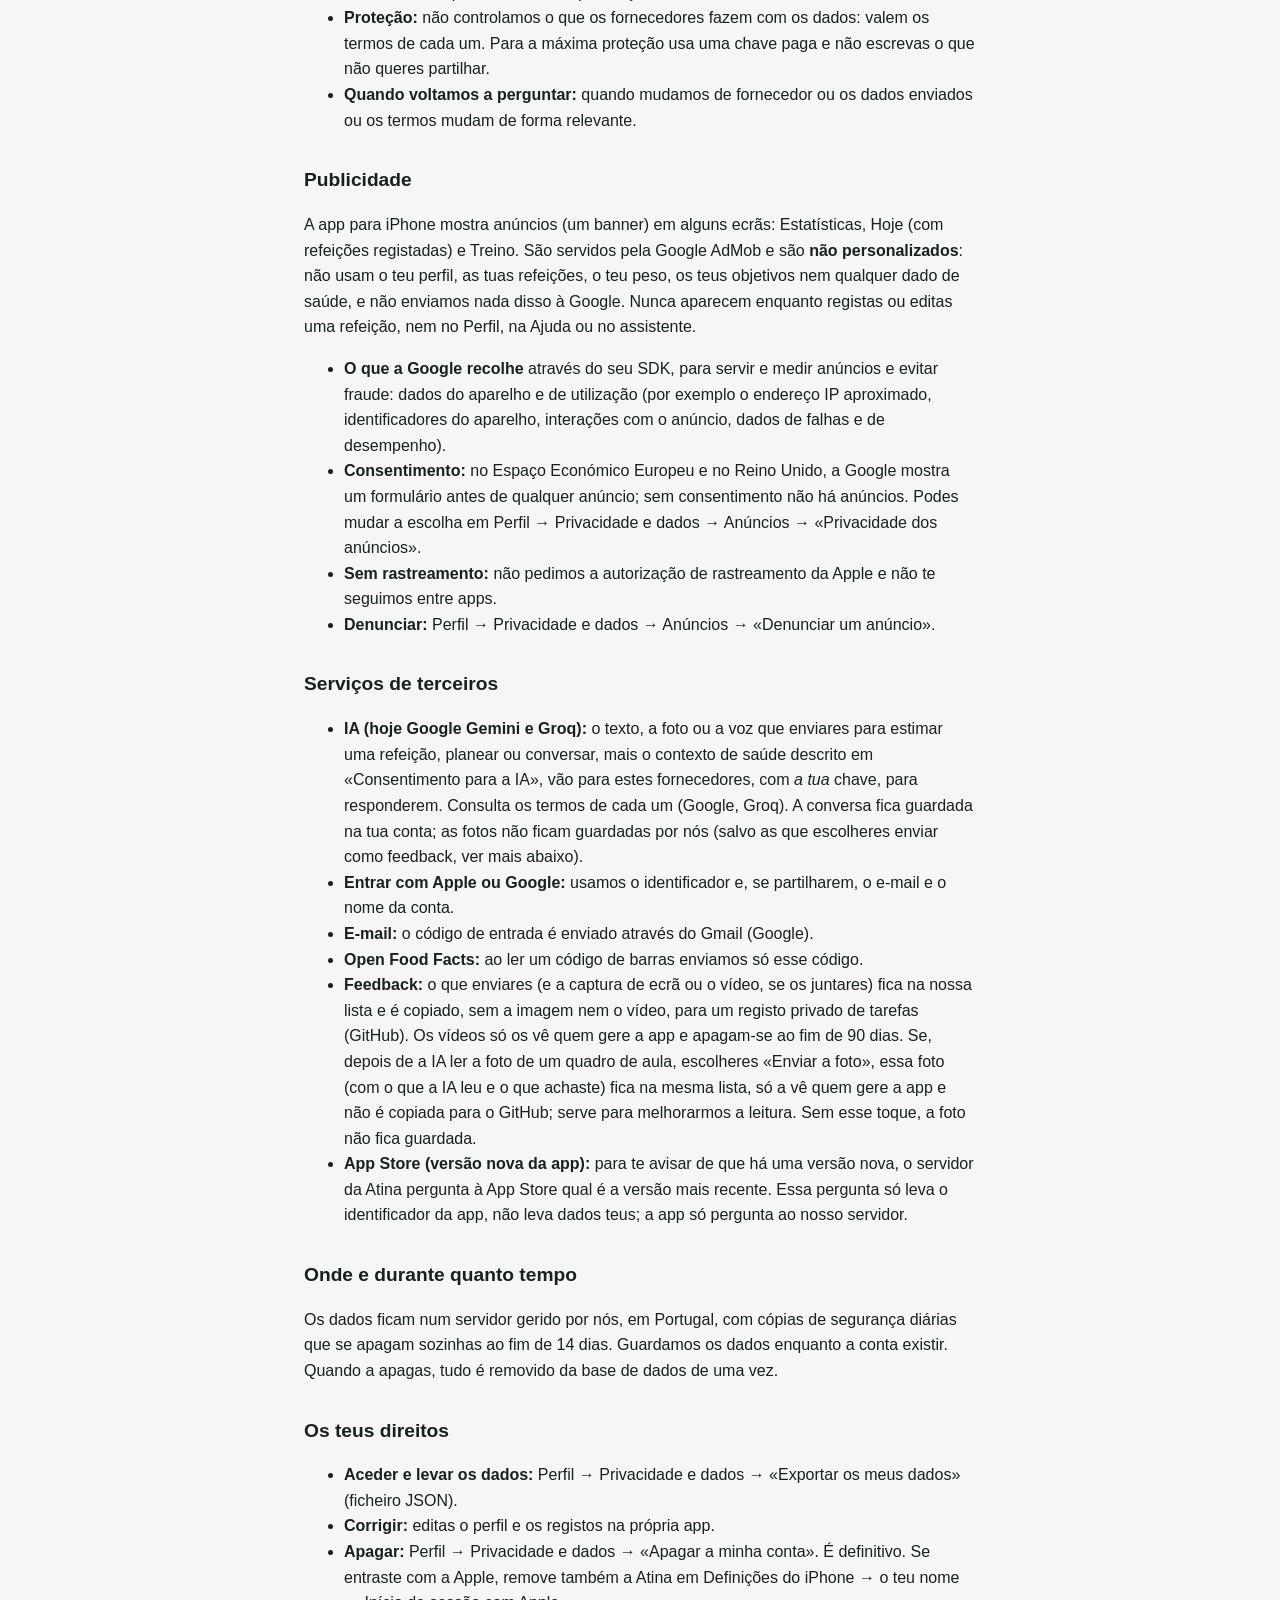
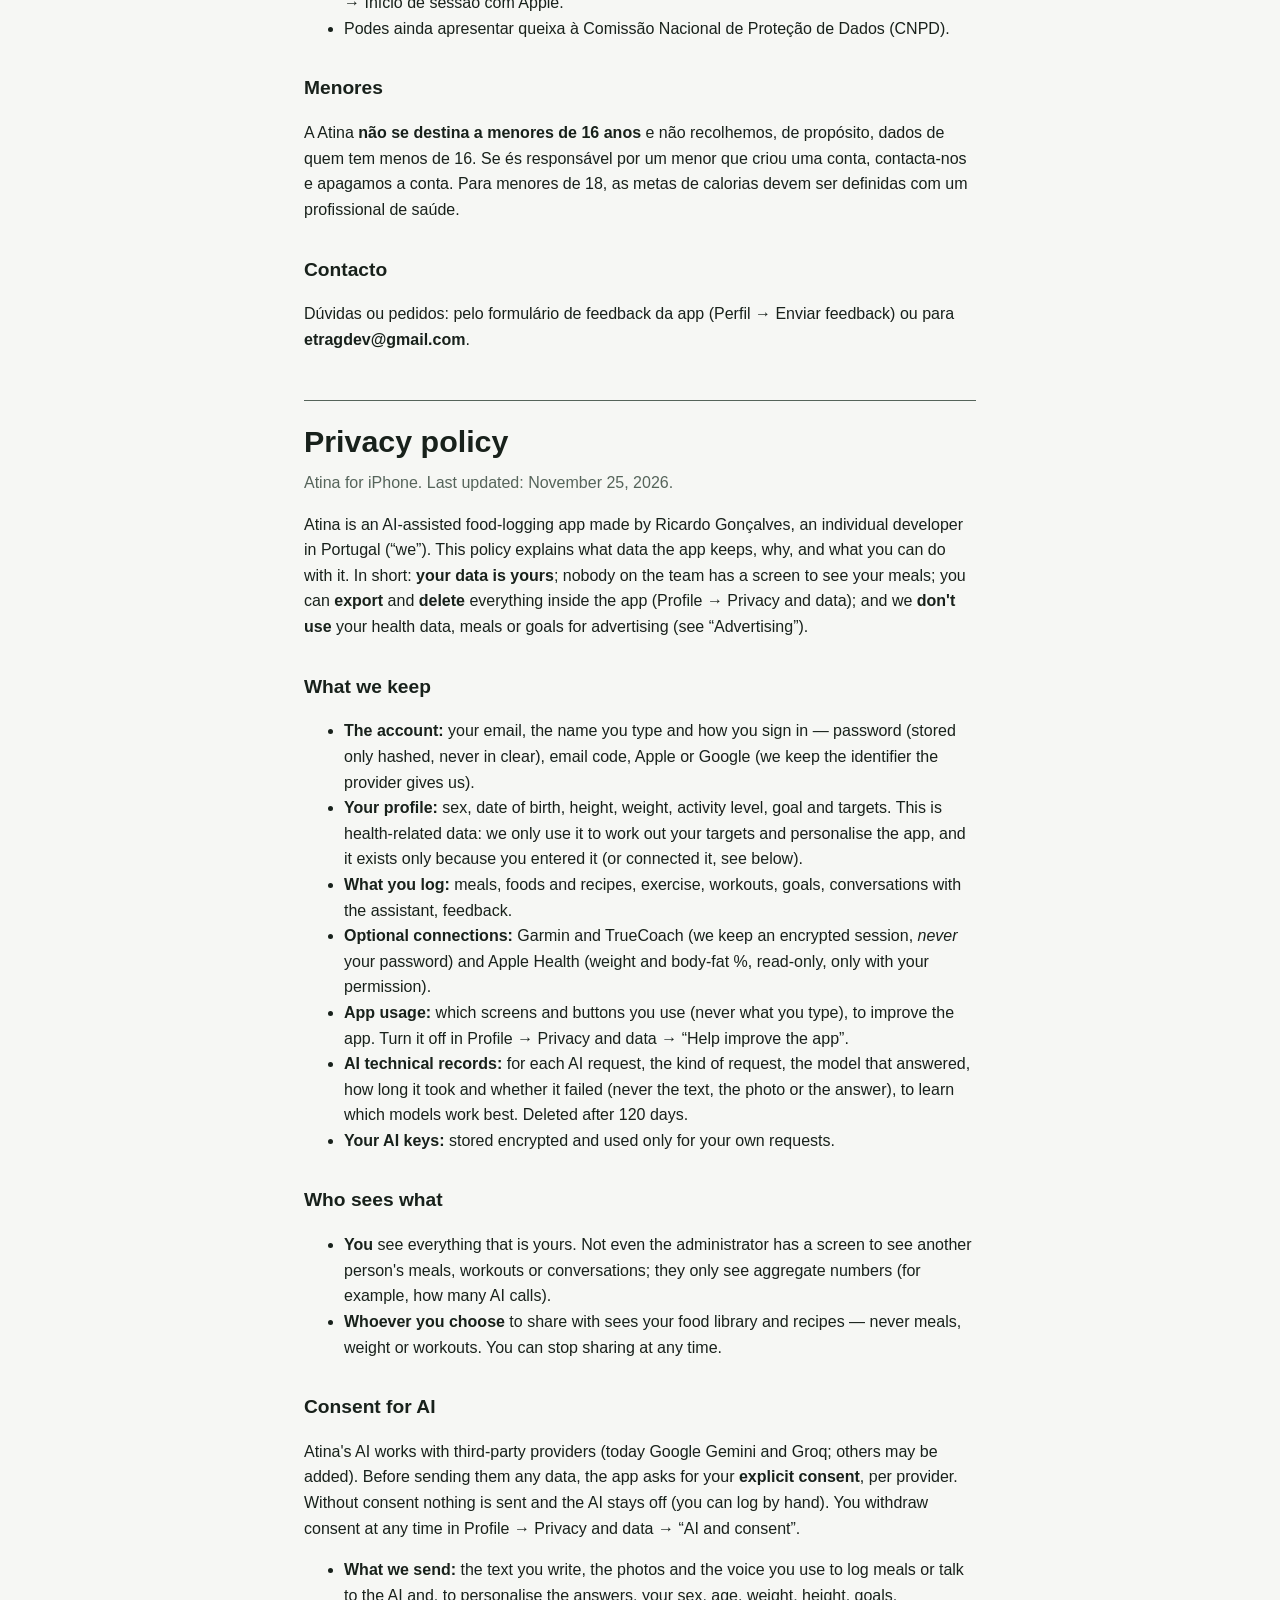
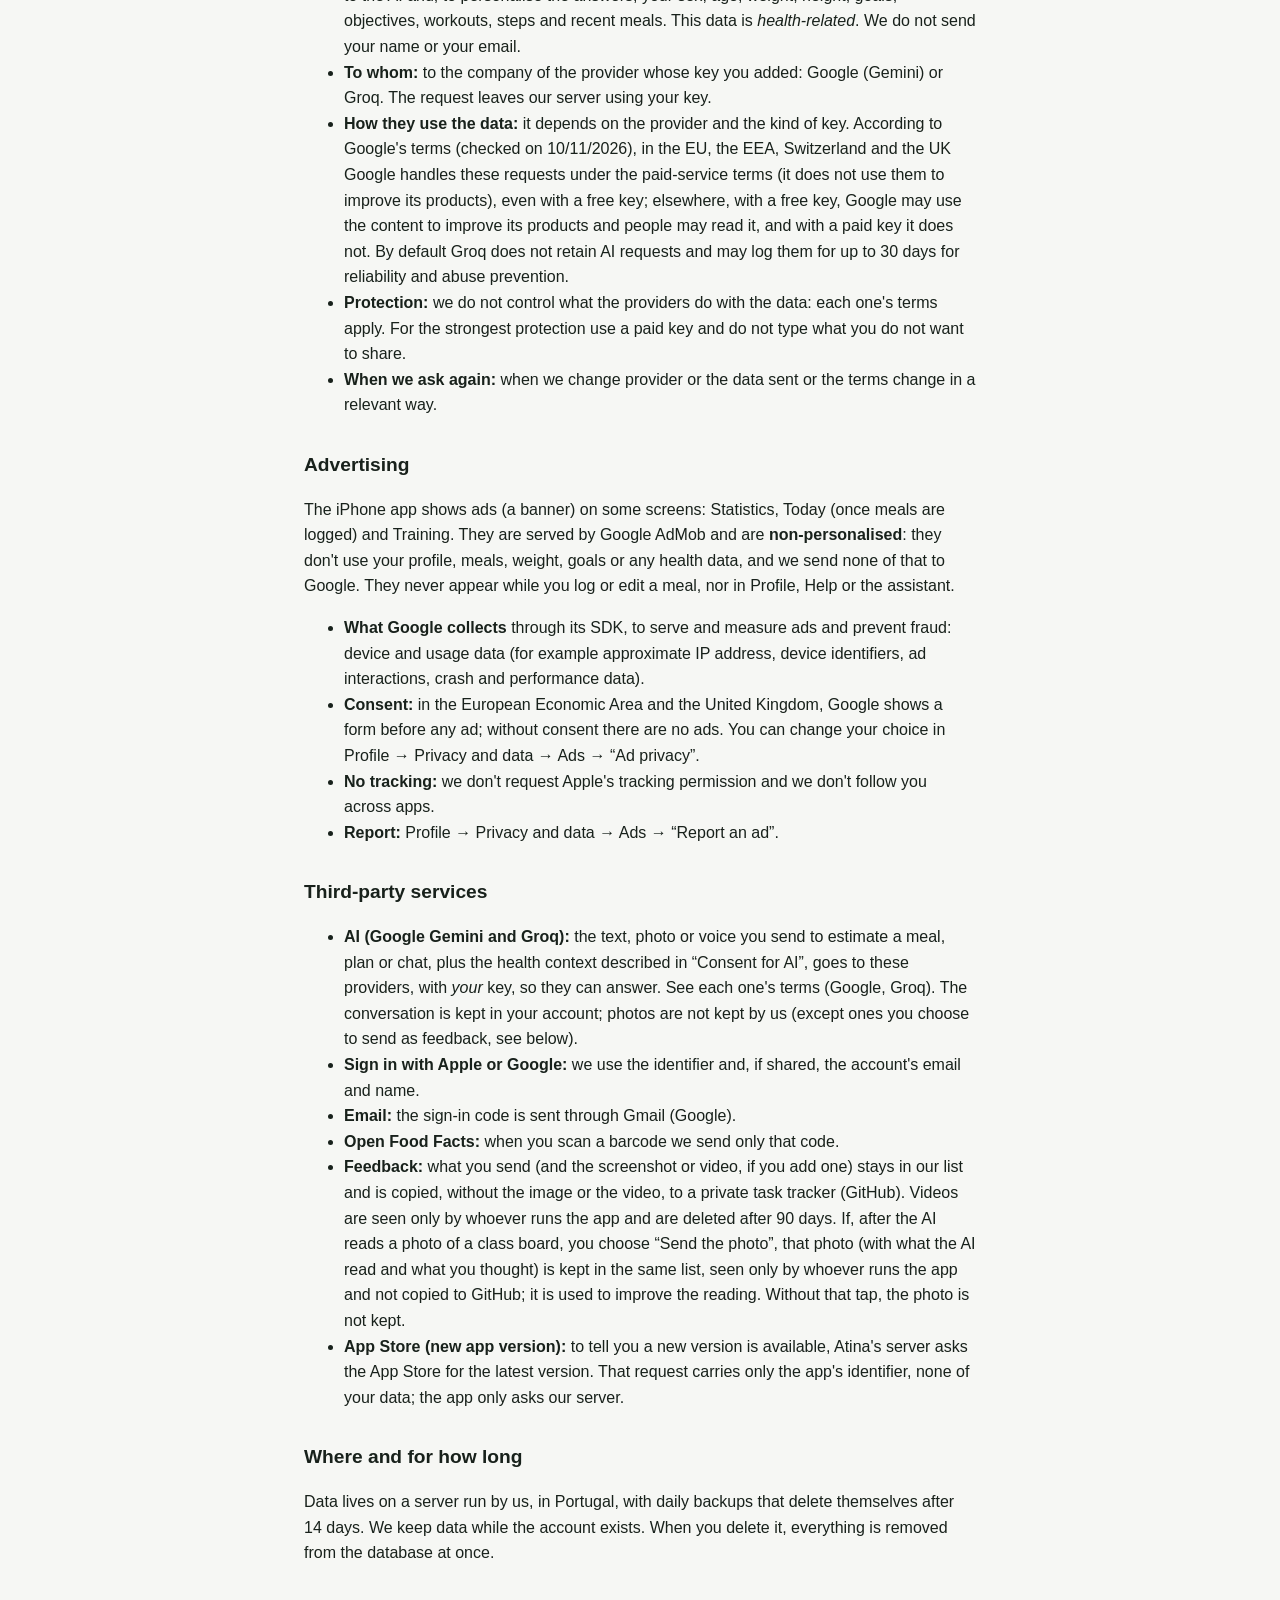
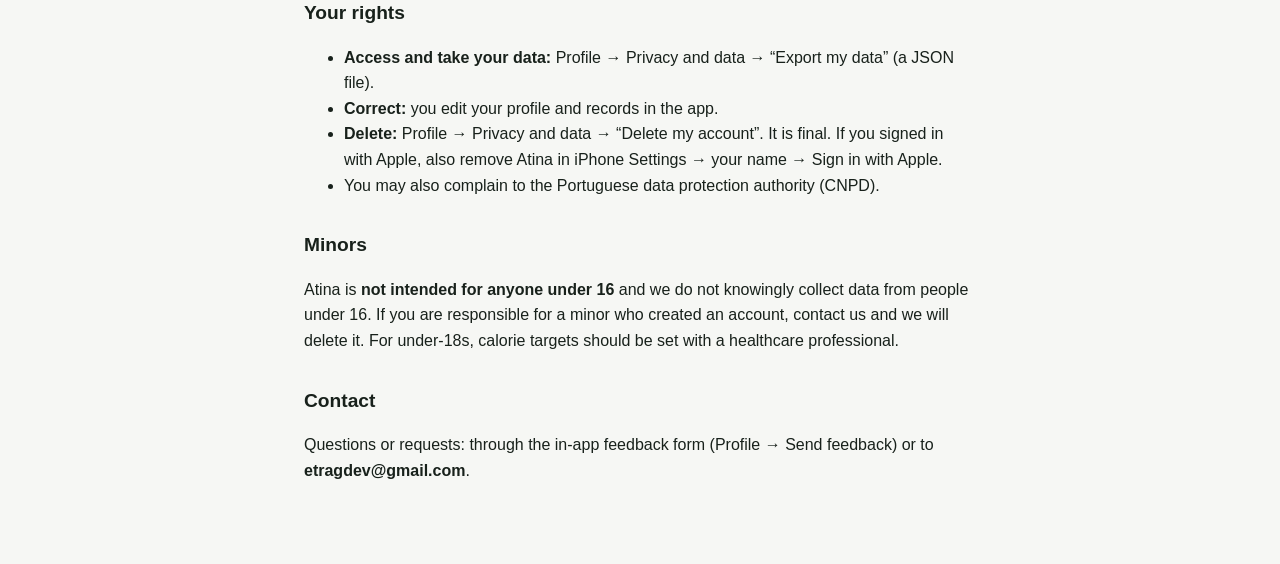
<file: atina/privacy.html>
<!doctype html>
<html lang="pt-PT">
<head>
<meta charset="utf-8">
<meta name="viewport" content="width=device-width, initial-scale=1">
<title>Atina - Política de privacidade</title>
<link rel="stylesheet" href="style.css">
</head>
<body>
<main>
  <nav><a href="index.html">Suporte</a><a href="privacy.html">Política de privacidade</a><a href="#english">English</a></nav>
  <h1>Política de privacidade</h1>
  <p class="muted">Atina para iPhone. Última atualização: 25 de novembro de 2026.</p>

  <section lang="pt-PT">
  <p>A Atina é uma app de registo de alimentação com IA, feita por Ricardo Gonçalves, programador individual em Portugal («nós»). Esta política explica que dados a app guarda, para quê e o que podes fazer com eles. Em resumo: <strong>os teus dados são só teus</strong>; ninguém na equipa tem um ecrã para ver as tuas refeições; podes <strong>exportar</strong> e <strong>apagar</strong> tudo na própria app (Perfil → Privacidade e dados); e <strong>não usamos</strong> os teus dados de saúde, refeições nem objetivos para publicidade (ver «Publicidade»).</p>
  <h2>O que guardamos</h2>
  <ul><li><strong>A conta:</strong> o e-mail, o nome que escreveres e a forma de entrar — palavra-passe (guardada só cifrada, nunca em claro), código por e-mail, Apple ou Google (guardamos o identificador que o fornecedor nos dá).</li>
  <li><strong>O teu perfil:</strong> sexo, data de nascimento, altura, peso, nível de atividade, objetivo e metas. São dados relacionados com a saúde: só os usamos para calcular as tuas metas e personalizar a app, e só existem porque os escreveste (ou os ligaste, ver abaixo).</li>
  <li><strong>O que registas:</strong> refeições, alimentos e receitas, exercício, treinos, objetivos, conversas com o assistente, feedback.</li>
  <li><strong>Ligações opcionais:</strong> Garmin e TrueCoach (guardamos uma sessão cifrada, <em>nunca</em> a tua palavra-passe) e Apple Health (peso e % de gordura, só leitura, só com a tua autorização).</li>
  <li><strong>Utilização da app:</strong> que ecrãs e botões usas (nunca o que escreves), para melhorar a app. Desliga em Perfil → Privacidade e dados → «Ajudar a melhorar a app».</li>
  <li><strong>Registos técnicos da IA:</strong> por cada pedido à IA, o tipo de pedido, o modelo que respondeu, quanto demorou e se falhou (nunca o texto, a foto nem a resposta), para saber que modelos funcionam melhor. Apagam-se ao fim de 120 dias.</li>
  <li><strong>As tuas chaves de IA:</strong> guardadas cifradas e usadas só nos teus pedidos.</li>
  </ul>
  <h2>Quem vê o quê</h2>
  <ul><li><strong>Tu</strong> vês tudo o que é teu. Nem o administrador tem um ecrã para ver refeições, treinos ou conversas de outra pessoa; vê só números agregados (por exemplo, quantas chamadas de IA).</li>
  <li><strong>Quem escolheres</strong> para partilhar vê a tua base de alimentos e receitas — nunca refeições, peso ou treinos. Podes deixar de partilhar quando quiseres.</li>
  </ul>
  <h2>Consentimento para a IA</h2>
  <p>A IA da Atina funciona com fornecedores de terceiros (hoje a Google Gemini e a Groq; podem entrar outros). Antes de lhes enviar qualquer dado, a app pede o teu <strong>consentimento explícito</strong>, por fornecedor. Sem consentimento nada é enviado e a IA fica desligada (podes registar à mão). Retiras o consentimento a qualquer momento em Perfil → Privacidade e dados → «IA e consentimento».</p>
  <ul><li><strong>O que enviamos:</strong> o texto que escreves, as fotos e a voz que usas para registar refeições ou falar com a IA e, para personalizar as respostas, o teu sexo, idade, peso, altura, metas, objetivos, treinos, passos e refeições recentes. Estes dados são <em>relacionados com a saúde</em>. Não enviamos o teu nome nem o teu e-mail.</li>
  <li><strong>A quem:</strong> à empresa do fornecedor cuja chave puseste: Google (Gemini) ou Groq. O pedido sai do nosso servidor, com a tua chave.</li>
  <li><strong>Como usam os dados:</strong> depende do fornecedor e do tipo de chave. Segundo os termos da Google (consultados a 10/11/2026), na UE, no EEE, na Suíça e no Reino Unido a Google trata estes pedidos pelos termos dos serviços pagos (não os usa para melhorar os seus produtos), mesmo com chave gratuita; nas outras regiões, com chave gratuita, a Google pode usar o conteúdo para melhorar os seus produtos e pessoas podem lê-lo, e com chave paga não. A Groq, por omissão, não guarda os pedidos de IA e pode registá-los até 30 dias para fiabilidade e prevenção de abuso.</li>
  <li><strong>Proteção:</strong> não controlamos o que os fornecedores fazem com os dados: valem os termos de cada um. Para a máxima proteção usa uma chave paga e não escrevas o que não queres partilhar.</li>
  <li><strong>Quando voltamos a perguntar:</strong> quando mudamos de fornecedor ou os dados enviados ou os termos mudam de forma relevante.</li>
  </ul>
  <h2>Publicidade</h2>
  <p>A app para iPhone mostra anúncios (um banner) em alguns ecrãs: Estatísticas, Hoje (com refeições registadas) e Treino. São servidos pela Google AdMob e são <strong>não personalizados</strong>: não usam o teu perfil, as tuas refeições, o teu peso, os teus objetivos nem qualquer dado de saúde, e não enviamos nada disso à Google. Nunca aparecem enquanto registas ou editas uma refeição, nem no Perfil, na Ajuda ou no assistente.</p>
  <ul><li><strong>O que a Google recolhe</strong> através do seu SDK, para servir e medir anúncios e evitar fraude: dados do aparelho e de utilização (por exemplo o endereço IP aproximado, identificadores do aparelho, interações com o anúncio, dados de falhas e de desempenho).</li>
  <li><strong>Consentimento:</strong> no Espaço Económico Europeu e no Reino Unido, a Google mostra um formulário antes de qualquer anúncio; sem consentimento não há anúncios. Podes mudar a escolha em Perfil → Privacidade e dados → Anúncios → «Privacidade dos anúncios».</li>
  <li><strong>Sem rastreamento:</strong> não pedimos a autorização de rastreamento da Apple e não te seguimos entre apps.</li>
  <li><strong>Denunciar:</strong> Perfil → Privacidade e dados → Anúncios → «Denunciar um anúncio».</li>
  </ul>
  <h2>Serviços de terceiros</h2>
  <ul><li><strong>IA (hoje Google Gemini e Groq):</strong> o texto, a foto ou a voz que enviares para estimar uma refeição, planear ou conversar, mais o contexto de saúde descrito em «Consentimento para a IA», vão para estes fornecedores, com <em>a tua</em> chave, para responderem. Consulta os termos de cada um (Google, Groq). A conversa fica guardada na tua conta; as fotos não ficam guardadas por nós (salvo as que escolheres enviar como feedback, ver mais abaixo).</li>
  <li><strong>Entrar com Apple ou Google:</strong> usamos o identificador e, se partilharem, o e-mail e o nome da conta.</li>
  <li><strong>E-mail:</strong> o código de entrada é enviado através do Gmail (Google).</li>
  <li><strong>Open Food Facts:</strong> ao ler um código de barras enviamos só esse código.</li>
  <li><strong>Feedback:</strong> o que enviares (e a captura de ecrã ou o vídeo, se os juntares) fica na nossa lista e é copiado, sem a imagem nem o vídeo, para um registo privado de tarefas (GitHub). Os vídeos só os vê quem gere a app e apagam-se ao fim de 90 dias. Se, depois de a IA ler a foto de um quadro de aula, escolheres «Enviar a foto», essa foto (com o que a IA leu e o que achaste) fica na mesma lista, só a vê quem gere a app e não é copiada para o GitHub; serve para melhorarmos a leitura. Sem esse toque, a foto não fica guardada.</li>
  <li><strong>App Store (versão nova da app):</strong> para te avisar de que há uma versão nova, o servidor da Atina pergunta à App Store qual é a versão mais recente. Essa pergunta só leva o identificador da app, não leva dados teus; a app só pergunta ao nosso servidor.</li>
  </ul>
  <h2>Onde e durante quanto tempo</h2>
  <p>Os dados ficam num servidor gerido por nós, em Portugal, com cópias de segurança diárias que se apagam sozinhas ao fim de 14 dias. Guardamos os dados enquanto a conta existir. Quando a apagas, tudo é removido da base de dados de uma vez.</p>
  <h2>Os teus direitos</h2>
  <ul><li><strong>Aceder e levar os dados:</strong> Perfil → Privacidade e dados → «Exportar os meus dados» (ficheiro JSON).</li>
  <li><strong>Corrigir:</strong> editas o perfil e os registos na própria app.</li>
  <li><strong>Apagar:</strong> Perfil → Privacidade e dados → «Apagar a minha conta». É definitivo. Se entraste com a Apple, remove também a Atina em Definições do iPhone → o teu nome → Início de sessão com Apple.</li>
  <li>Podes ainda apresentar queixa à Comissão Nacional de Proteção de Dados (CNPD).</li>
  </ul>
  <h2>Menores</h2>
  <p>A Atina <strong>não se destina a menores de 16 anos</strong> e não recolhemos, de propósito, dados de quem tem menos de 16. Se és responsável por um menor que criou uma conta, contacta-nos e apagamos a conta. Para menores de 18, as metas de calorias devem ser definidas com um profissional de saúde.</p>
  <h2>Contacto</h2>
  <p>Dúvidas ou pedidos: pelo formulário de feedback da app (Perfil → Enviar feedback) ou para <strong>etragdev@gmail.com</strong>.</p>
  </section>

  <section id="english" lang="en">
  <h1>Privacy policy</h1>
  <p class="muted">Atina for iPhone. Last updated: November 25, 2026.</p>
  <p>Atina is an AI-assisted food-logging app made by Ricardo Gonçalves, an individual developer in Portugal (“we”). This policy explains what data the app keeps, why, and what you can do with it. In short: <strong>your data is yours</strong>; nobody on the team has a screen to see your meals; you can <strong>export</strong> and <strong>delete</strong> everything inside the app (Profile → Privacy and data); and we <strong>don't use</strong> your health data, meals or goals for advertising (see “Advertising”).</p>
  <h2>What we keep</h2>
  <ul><li><strong>The account:</strong> your email, the name you type and how you sign in — password (stored only hashed, never in clear), email code, Apple or Google (we keep the identifier the provider gives us).</li>
  <li><strong>Your profile:</strong> sex, date of birth, height, weight, activity level, goal and targets. This is health-related data: we only use it to work out your targets and personalise the app, and it exists only because you entered it (or connected it, see below).</li>
  <li><strong>What you log:</strong> meals, foods and recipes, exercise, workouts, goals, conversations with the assistant, feedback.</li>
  <li><strong>Optional connections:</strong> Garmin and TrueCoach (we keep an encrypted session, <em>never</em> your password) and Apple Health (weight and body-fat %, read-only, only with your permission).</li>
  <li><strong>App usage:</strong> which screens and buttons you use (never what you type), to improve the app. Turn it off in Profile → Privacy and data → “Help improve the app”.</li>
  <li><strong>AI technical records:</strong> for each AI request, the kind of request, the model that answered, how long it took and whether it failed (never the text, the photo or the answer), to learn which models work best. Deleted after 120 days.</li>
  <li><strong>Your AI keys:</strong> stored encrypted and used only for your own requests.</li>
  </ul>
  <h2>Who sees what</h2>
  <ul><li><strong>You</strong> see everything that is yours. Not even the administrator has a screen to see another person's meals, workouts or conversations; they only see aggregate numbers (for example, how many AI calls).</li>
  <li><strong>Whoever you choose</strong> to share with sees your food library and recipes — never meals, weight or workouts. You can stop sharing at any time.</li>
  </ul>
  <h2>Consent for AI</h2>
  <p>Atina's AI works with third-party providers (today Google Gemini and Groq; others may be added). Before sending them any data, the app asks for your <strong>explicit consent</strong>, per provider. Without consent nothing is sent and the AI stays off (you can log by hand). You withdraw consent at any time in Profile → Privacy and data → “AI and consent”.</p>
  <ul><li><strong>What we send:</strong> the text you write, the photos and the voice you use to log meals or talk to the AI and, to personalise the answers, your sex, age, weight, height, goals, objectives, workouts, steps and recent meals. This data is <em>health-related</em>. We do not send your name or your email.</li>
  <li><strong>To whom:</strong> to the company of the provider whose key you added: Google (Gemini) or Groq. The request leaves our server using your key.</li>
  <li><strong>How they use the data:</strong> it depends on the provider and the kind of key. According to Google's terms (checked on 10/11/2026), in the EU, the EEA, Switzerland and the UK Google handles these requests under the paid-service terms (it does not use them to improve its products), even with a free key; elsewhere, with a free key, Google may use the content to improve its products and people may read it, and with a paid key it does not. By default Groq does not retain AI requests and may log them for up to 30 days for reliability and abuse prevention.</li>
  <li><strong>Protection:</strong> we do not control what the providers do with the data: each one's terms apply. For the strongest protection use a paid key and do not type what you do not want to share.</li>
  <li><strong>When we ask again:</strong> when we change provider or the data sent or the terms change in a relevant way.</li>
  </ul>
  <h2>Advertising</h2>
  <p>The iPhone app shows ads (a banner) on some screens: Statistics, Today (once meals are logged) and Training. They are served by Google AdMob and are <strong>non-personalised</strong>: they don't use your profile, meals, weight, goals or any health data, and we send none of that to Google. They never appear while you log or edit a meal, nor in Profile, Help or the assistant.</p>
  <ul><li><strong>What Google collects</strong> through its SDK, to serve and measure ads and prevent fraud: device and usage data (for example approximate IP address, device identifiers, ad interactions, crash and performance data).</li>
  <li><strong>Consent:</strong> in the European Economic Area and the United Kingdom, Google shows a form before any ad; without consent there are no ads. You can change your choice in Profile → Privacy and data → Ads → “Ad privacy”.</li>
  <li><strong>No tracking:</strong> we don't request Apple's tracking permission and we don't follow you across apps.</li>
  <li><strong>Report:</strong> Profile → Privacy and data → Ads → “Report an ad”.</li>
  </ul>
  <h2>Third-party services</h2>
  <ul><li><strong>AI (Google Gemini and Groq):</strong> the text, photo or voice you send to estimate a meal, plan or chat, plus the health context described in “Consent for AI”, goes to these providers, with <em>your</em> key, so they can answer. See each one's terms (Google, Groq). The conversation is kept in your account; photos are not kept by us (except ones you choose to send as feedback, see below).</li>
  <li><strong>Sign in with Apple or Google:</strong> we use the identifier and, if shared, the account's email and name.</li>
  <li><strong>Email:</strong> the sign-in code is sent through Gmail (Google).</li>
  <li><strong>Open Food Facts:</strong> when you scan a barcode we send only that code.</li>
  <li><strong>Feedback:</strong> what you send (and the screenshot or video, if you add one) stays in our list and is copied, without the image or the video, to a private task tracker (GitHub). Videos are seen only by whoever runs the app and are deleted after 90 days. If, after the AI reads a photo of a class board, you choose “Send the photo”, that photo (with what the AI read and what you thought) is kept in the same list, seen only by whoever runs the app and not copied to GitHub; it is used to improve the reading. Without that tap, the photo is not kept.</li>
  <li><strong>App Store (new app version):</strong> to tell you a new version is available, Atina's server asks the App Store for the latest version. That request carries only the app's identifier, none of your data; the app only asks our server.</li>
  </ul>
  <h2>Where and for how long</h2>
  <p>Data lives on a server run by us, in Portugal, with daily backups that delete themselves after 14 days. We keep data while the account exists. When you delete it, everything is removed from the database at once.</p>
  <h2>Your rights</h2>
  <ul><li><strong>Access and take your data:</strong> Profile → Privacy and data → “Export my data” (a JSON file).</li>
  <li><strong>Correct:</strong> you edit your profile and records in the app.</li>
  <li><strong>Delete:</strong> Profile → Privacy and data → “Delete my account”. It is final. If you signed in with Apple, also remove Atina in iPhone Settings → your name → Sign in with Apple.</li>
  <li>You may also complain to the Portuguese data protection authority (CNPD).</li>
  </ul>
  <h2>Minors</h2>
  <p>Atina is <strong>not intended for anyone under 16</strong> and we do not knowingly collect data from people under 16. If you are responsible for a minor who created an account, contact us and we will delete it. For under-18s, calorie targets should be set with a healthcare professional.</p>
  <h2>Contact</h2>
  <p>Questions or requests: through the in-app feedback form (Profile → Send feedback) or to <strong>etragdev@gmail.com</strong>.</p>
  </section>
</main>
</body>
</html>
</file>
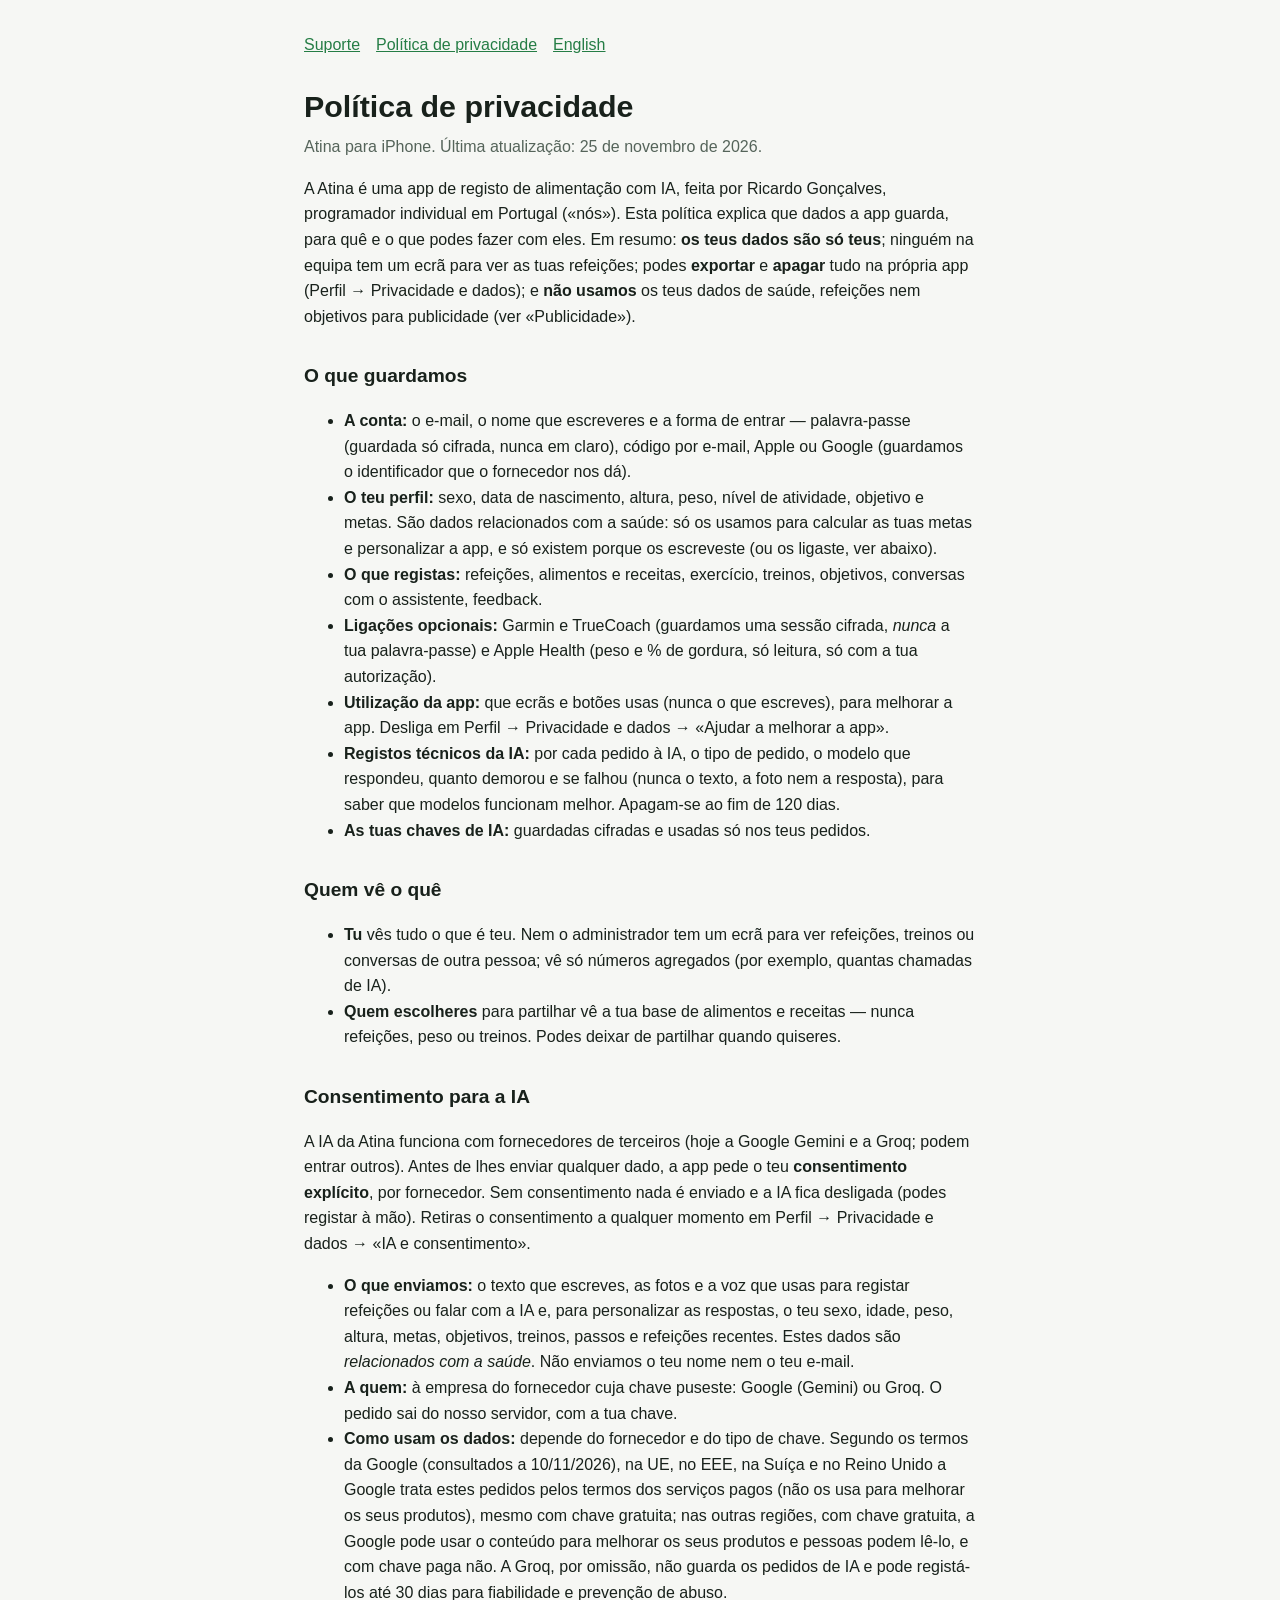
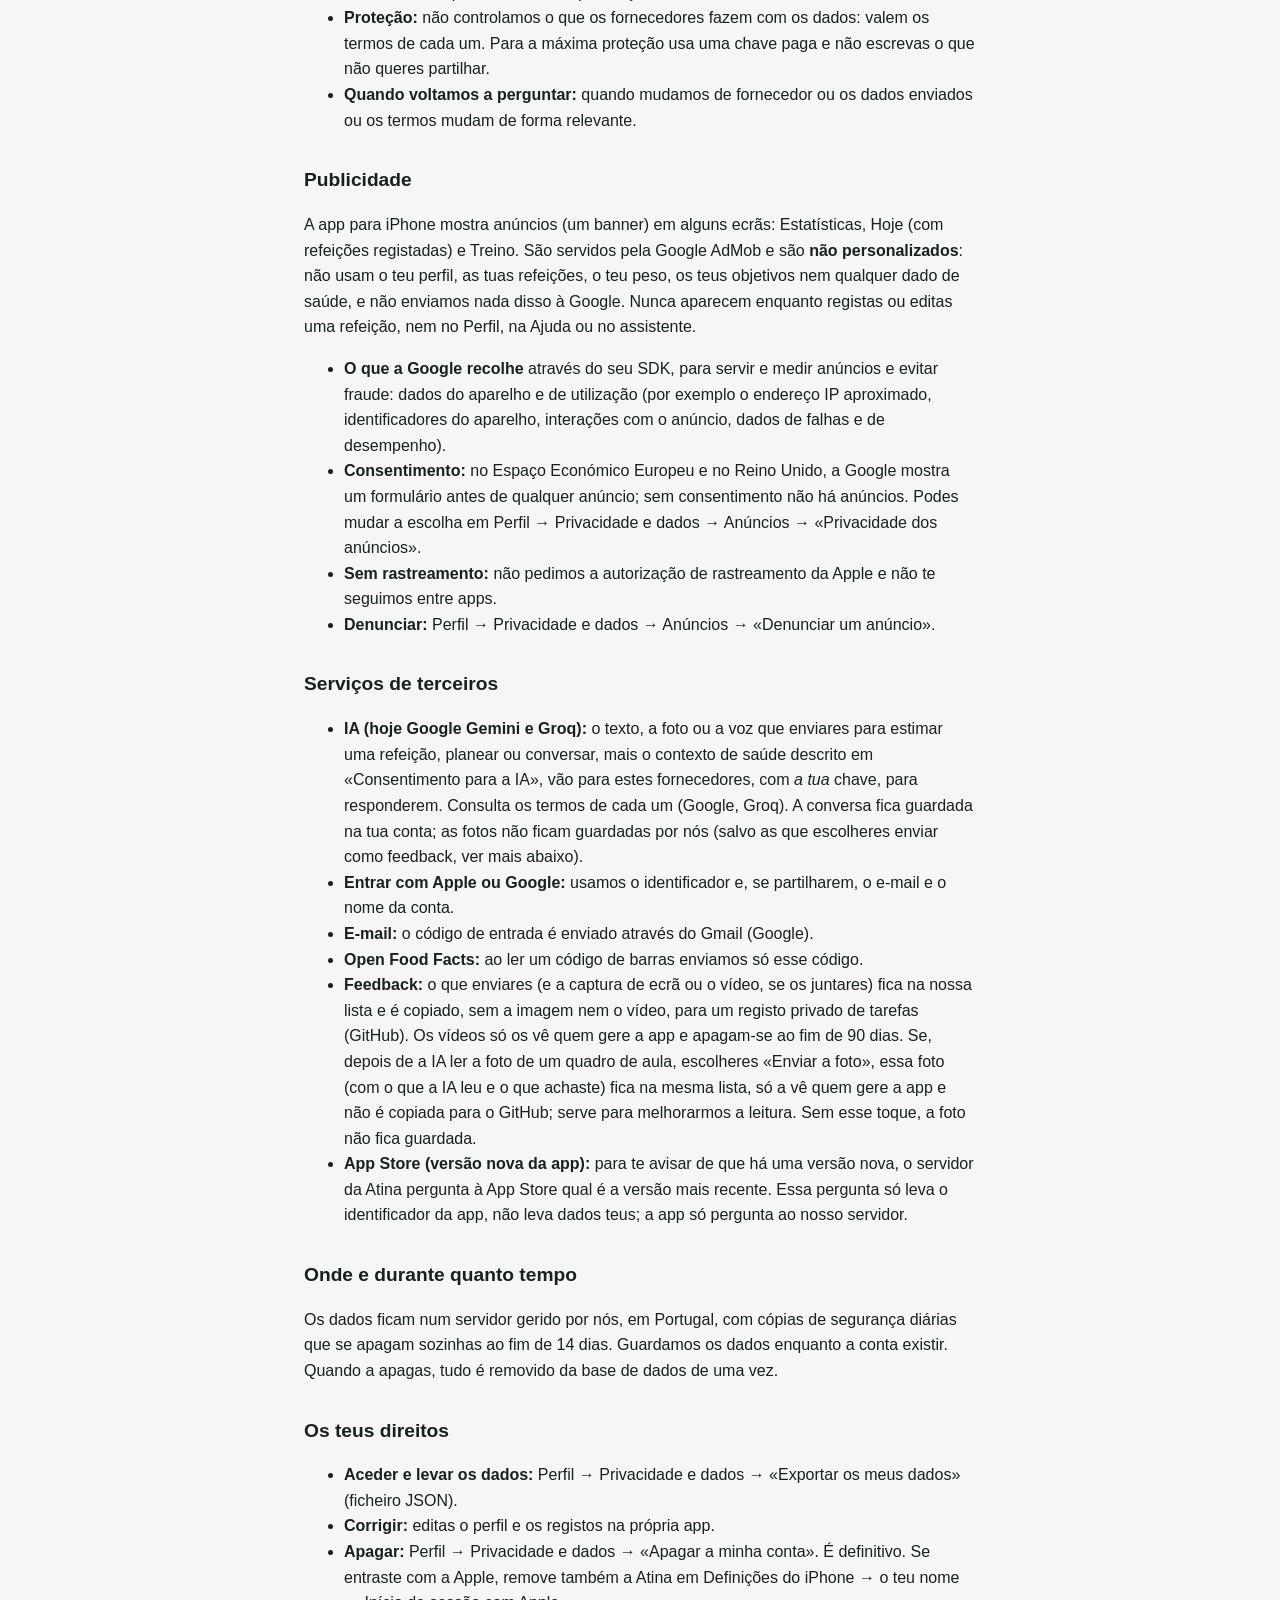
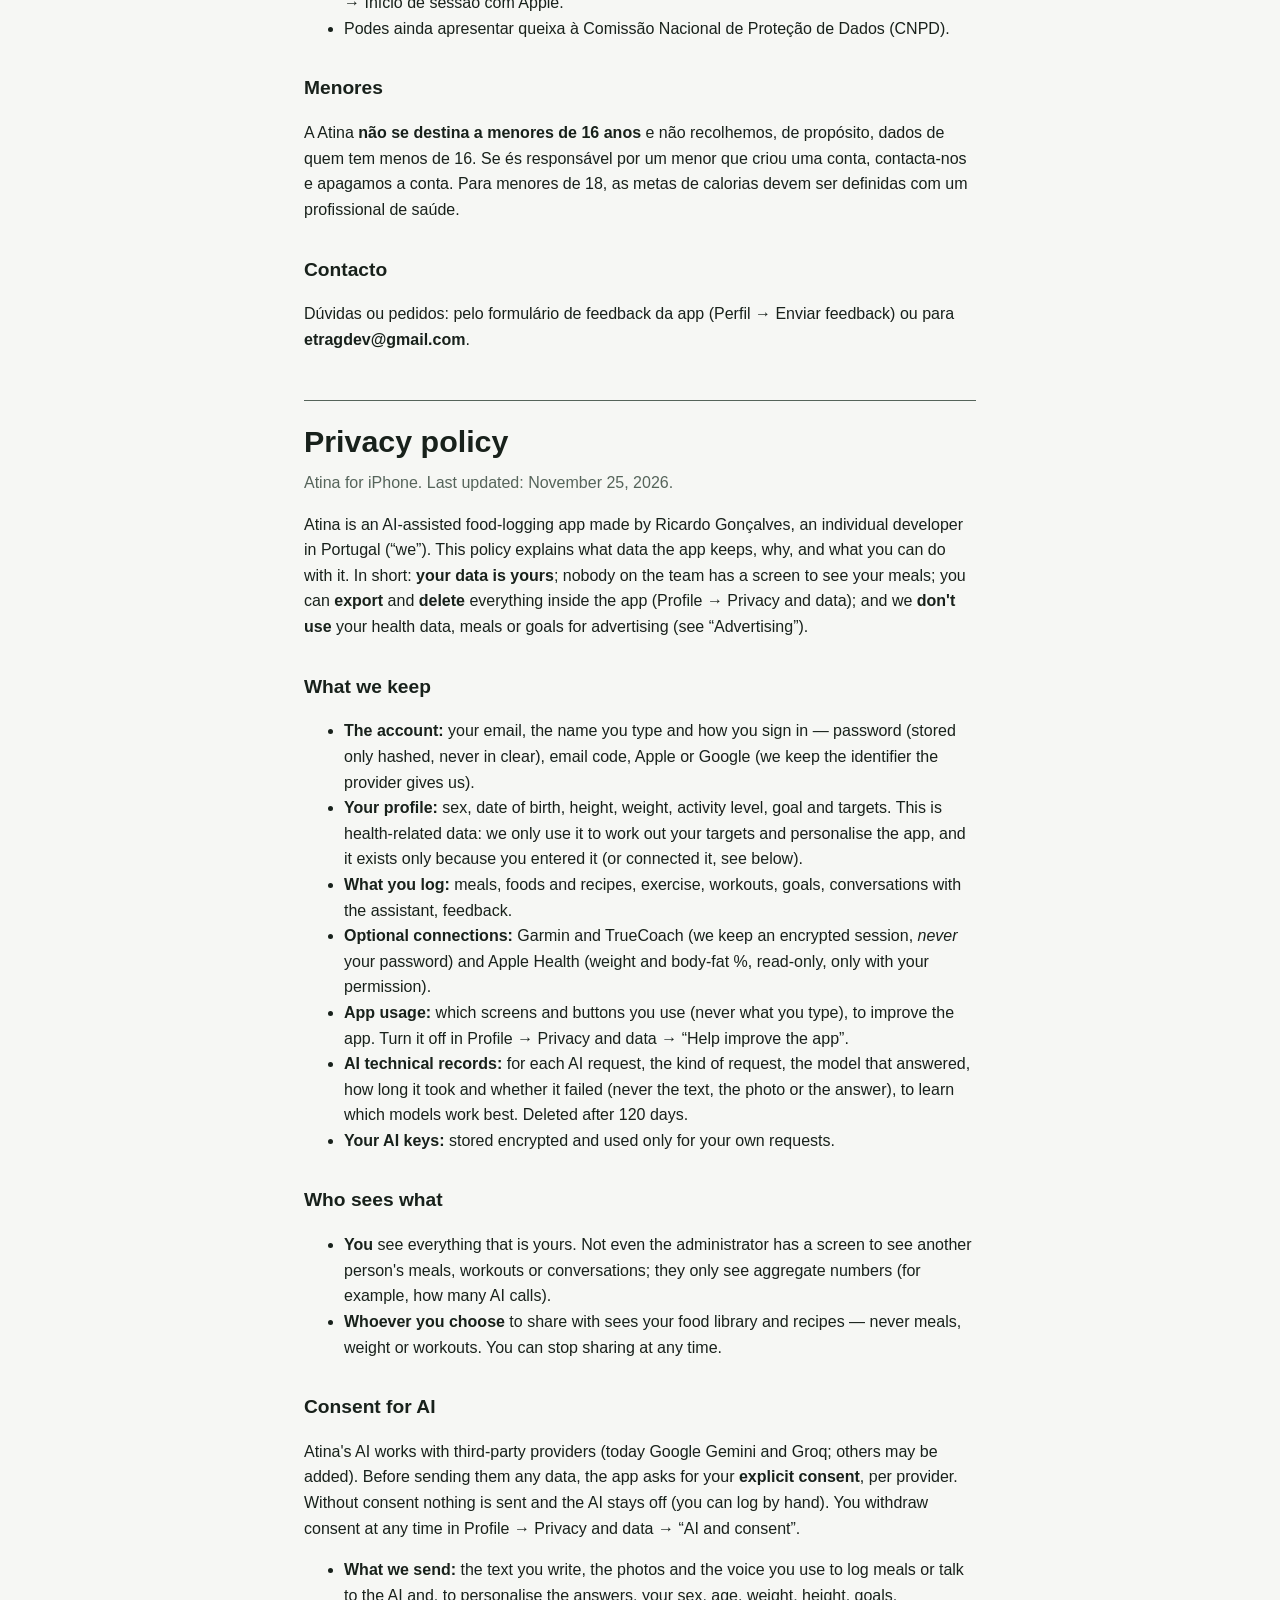
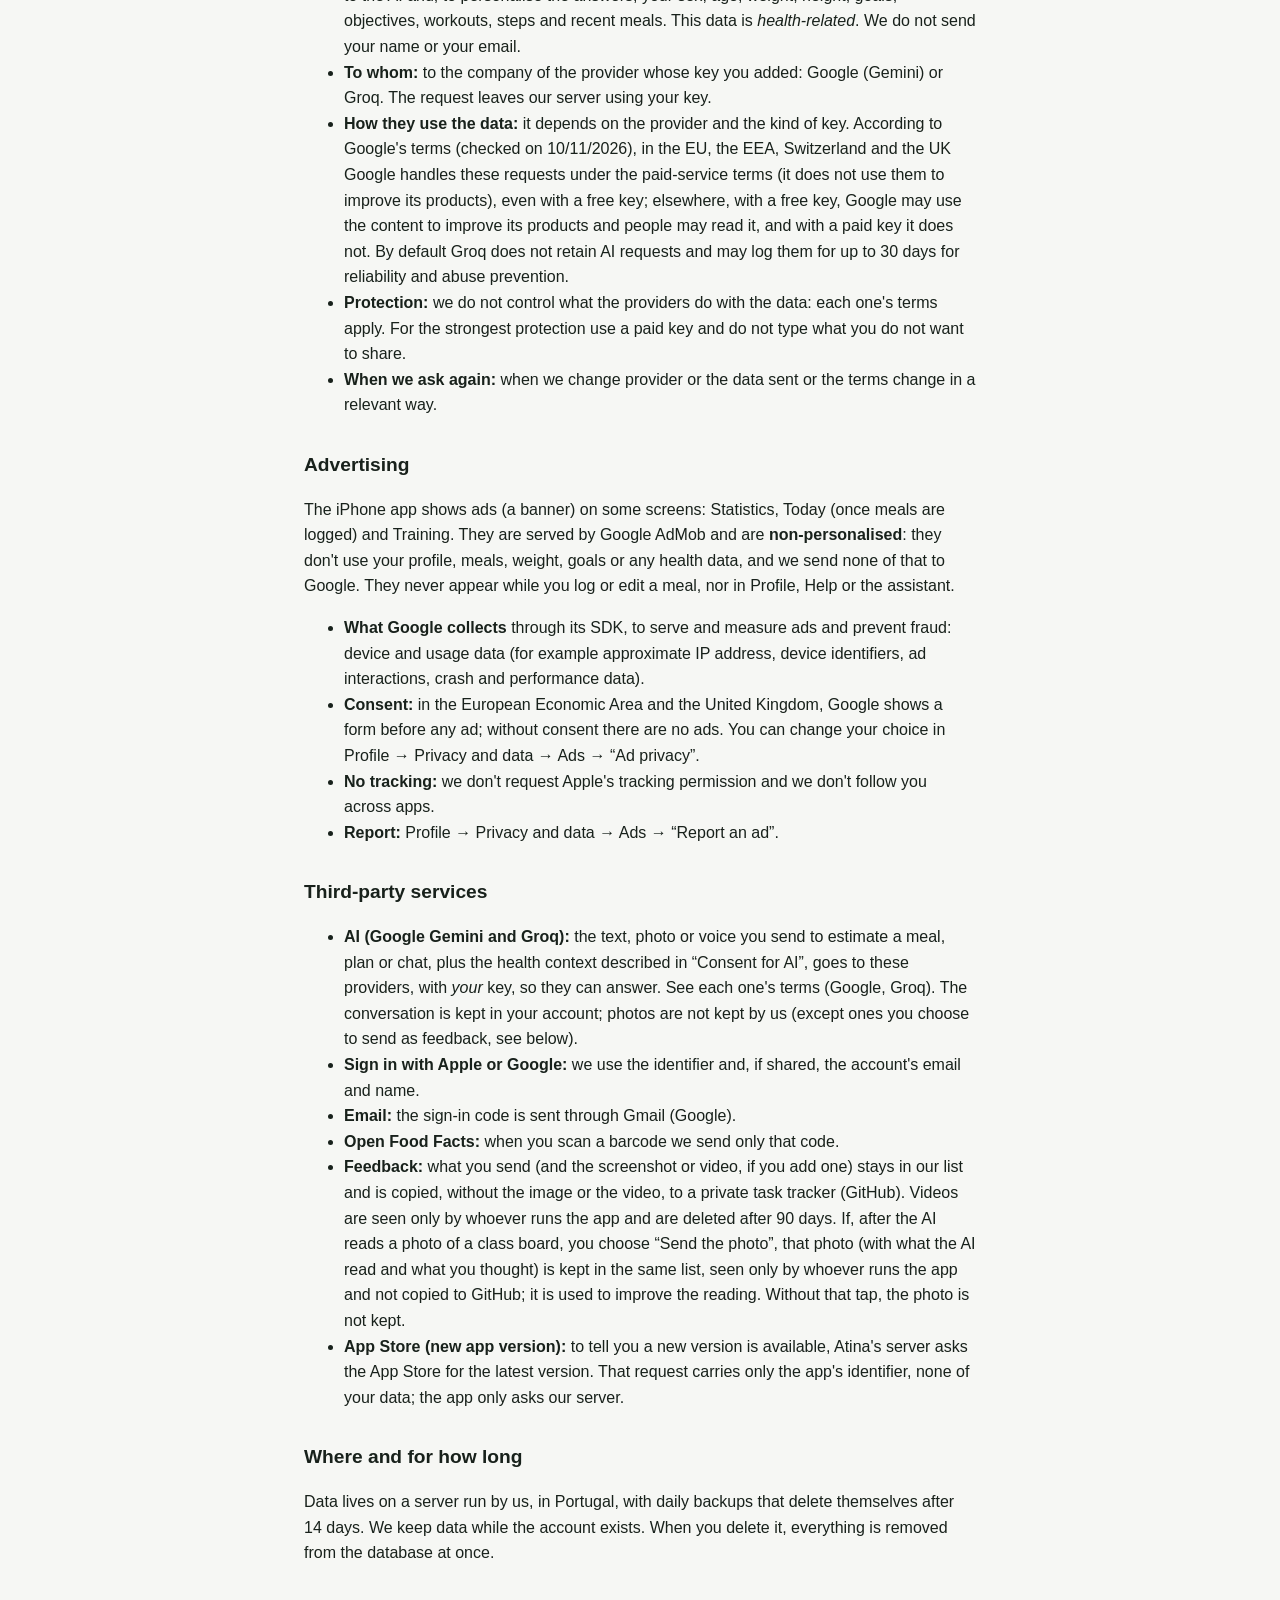
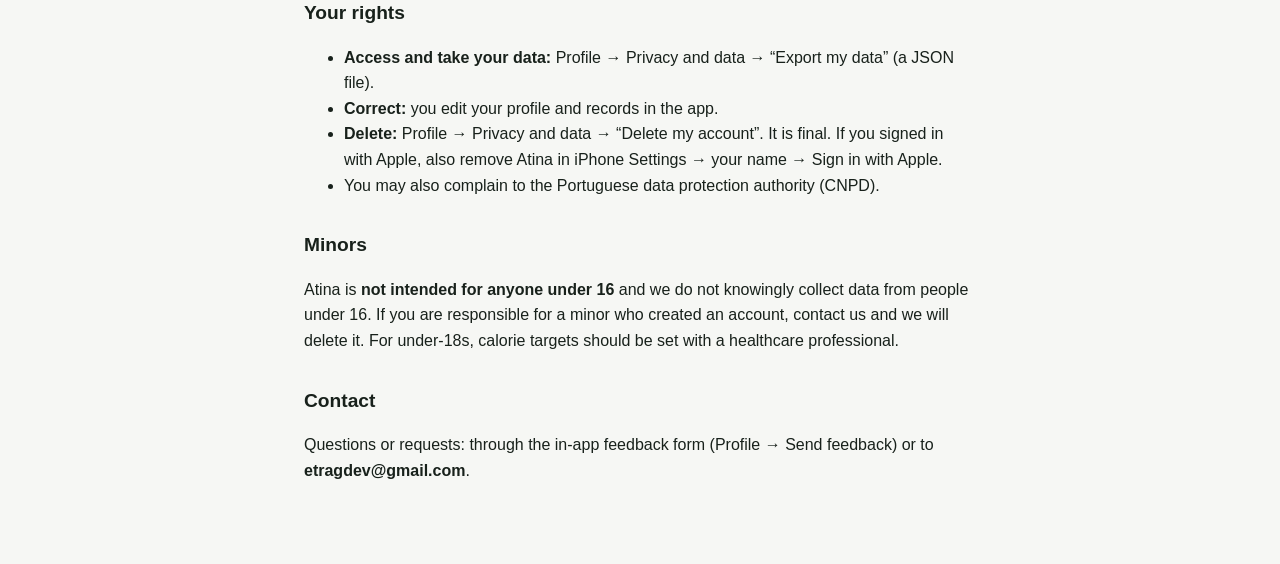
<file: kcal/privacy.html>
<!doctype html>
<html lang="pt-PT">
<head>
<meta charset="utf-8">
<meta name="viewport" content="width=device-width, initial-scale=1">
<title>A Kcal passou a chamar-se Atina - Política de privacidade</title>
<link rel="canonical" href="https://etrag.github.io/store/atina/privacy.html">
<meta http-equiv="refresh" content="0; url=../atina/privacy.html">
<script>location.replace("../atina/privacy.html" + location.hash)</script>
<link rel="stylesheet" href="style.css">
</head>
<body>
<main>
  <p>A Kcal passou a chamar-se <strong>Atina</strong>. <a href="../atina/privacy.html">Continuar para a página da Atina</a>.</p>
  <p lang="en">Kcal is now called <strong>Atina</strong>. <a href="../atina/privacy.html">Continue to the Atina page</a>.</p>
</main>
</body>
</html>
</file>
<file: style.css>
:root { color-scheme: light dark; --fg:#2b2118; --bg:#fbf6ee; --muted:#7a6a5a; --accent:#c24a27; }
@media (prefers-color-scheme: dark) { :root { --fg:#f1e8dc; --bg:#1d1712; --muted:#b3a593; --accent:#ee8a3c; } }
body { margin:0; background:var(--bg); color:var(--fg); font:16px/1.6 -apple-system, "Segoe UI", Roboto, Helvetica, Arial, sans-serif; }
main { max-width:42rem; margin:0 auto; padding:2rem 1.25rem 4rem; }
h1 { font-size:1.9rem; margin:0 0 .25rem; } h2 { margin-top:2rem; font-size:1.2rem; }
p.muted { color:var(--muted); margin-top:0; } a { color:var(--accent); }
nav { margin-bottom:1.5rem; } nav a { margin-right:1rem; }
</file>
<file: atina/style.css>
:root { color-scheme: light dark; --fg:#18211b; --bg:#f6f7f4; --muted:#55645a; --accent:#257d45; }
@media (prefers-color-scheme: dark) { :root { --fg:#eaf0ec; --bg:#0e120f; --muted:#a3b1a7; --accent:#3bb96a; } }
body { margin:0; background:var(--bg); color:var(--fg); font:16px/1.6 -apple-system, "Segoe UI", Roboto, Helvetica, Arial, sans-serif; }
main { max-width:42rem; margin:0 auto; padding:2rem 1.25rem 4rem; }
h1 { font-size:1.9rem; margin:0 0 .25rem; } h2 { margin-top:2rem; font-size:1.2rem; }
p.muted { color:var(--muted); margin-top:0; } a { color:var(--accent); }
nav { margin-bottom:1.5rem; } nav a { margin-right:1rem; }
section + section { margin-top:3rem; padding-top:1rem; border-top:1px solid var(--muted); }
</file>
<file: kcal/style.css>
:root { color-scheme: light dark; --fg:#18211b; --bg:#f6f7f4; --muted:#55645a; --accent:#257d45; }
@media (prefers-color-scheme: dark) { :root { --fg:#eaf0ec; --bg:#0e120f; --muted:#a3b1a7; --accent:#3bb96a; } }
body { margin:0; background:var(--bg); color:var(--fg); font:16px/1.6 -apple-system, "Segoe UI", Roboto, Helvetica, Arial, sans-serif; }
main { max-width:42rem; margin:0 auto; padding:2rem 1.25rem 4rem; }
h1 { font-size:1.9rem; margin:0 0 .25rem; } h2 { margin-top:2rem; font-size:1.2rem; }
p.muted { color:var(--muted); margin-top:0; } a { color:var(--accent); }
nav { margin-bottom:1.5rem; } nav a { margin-right:1rem; }
section + section { margin-top:3rem; padding-top:1rem; border-top:1px solid var(--muted); }
</file>
